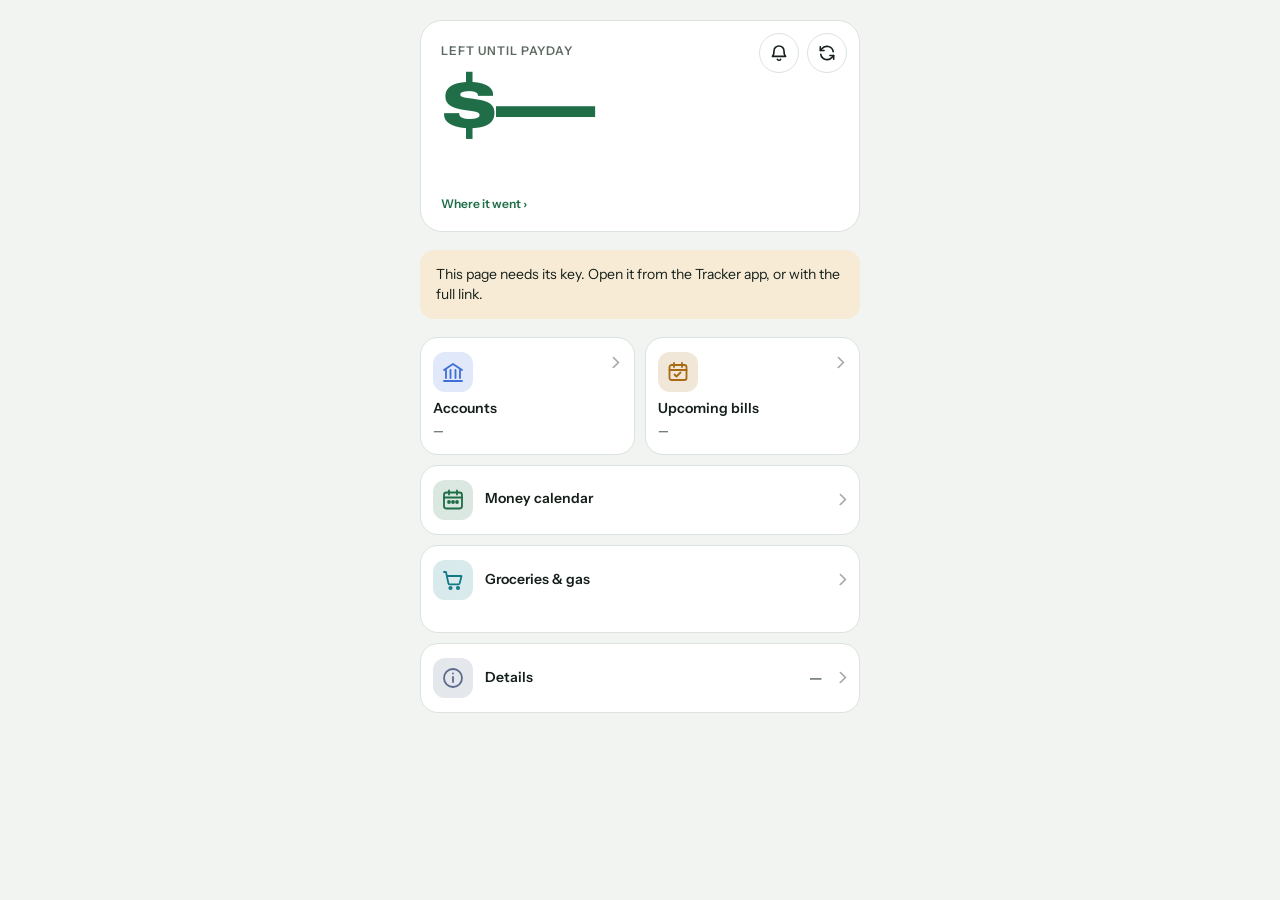
<file: docs/index.html>
<!doctype html>
<html lang="en">
<head>
<meta charset="utf-8">
<meta name="viewport" content="width=device-width,initial-scale=1,viewport-fit=cover">
<meta name="robots" content="noindex">
<meta name="color-scheme" content="light">
<meta name="theme-color" content="#F2F4F1">
<title>Wallet</title>
<link rel="preconnect" href="https://fonts.googleapis.com">
<link rel="stylesheet" href="https://fonts.googleapis.com/css2?family=Archivo:wdth,wght@100..125,500..800&family=Instrument+Sans:wght@400;500;600&display=swap">
<style>
:root{
  --bg:#F2F4F1; --surface:#FFFFFF; --line:#DCE2DD; --fg:#15201A; --muted:#5D6A62;
  --accent:#1F6E48; --accent-soft:#E2EFE7; --warn:#A86A12; --warn-soft:#F7EBD6; --bad:#B3261E; --bad-soft:#F8E1DF; --tent:#3E6FD8; --tent-soft:#E1E9FA; --purple:#7A4FC9; --pink:#C2387A; --teal:#127A86; --slate:#5B6B8C;
  --display:"Archivo","Helvetica Neue",Arial,sans-serif;
  --body:"Instrument Sans",system-ui,-apple-system,"Segoe UI",sans-serif;
}
/* Light only (his call, Nov 27): it reads better, so the page ignores the phone's dark mode. */
:root{color-scheme:light}
*{box-sizing:border-box}
html,body{background:var(--bg);color:var(--fg);margin:0}
body{font-family:var(--body);font-size:15px;line-height:1.45;padding:20px max(16px,env(safe-area-inset-right)) 40px max(16px,env(safe-area-inset-left))}
.wrap{max-width:440px;margin:0 auto;display:flex;flex-direction:column;gap:18px}
.hero{display:flex;flex-direction:column;gap:6px;padding:22px 20px 20px;border-radius:22px;background:var(--surface);border:1px solid var(--line)}
.eyebrow{font:600 12px var(--body);letter-spacing:.08em;text-transform:uppercase;color:var(--muted)}
.big{font-family:var(--display);font-variation-settings:"wdth" 118;font-weight:800;font-size:clamp(56px,19vw,84px);line-height:1;letter-spacing:-.02em;font-variant-numeric:tabular-nums;color:var(--accent)}
.big.warn{color:var(--warn)} .big.bad{color:var(--bad)}
.sub{font-size:15px}
.pill{align-self:flex-start;font:600 12px var(--body);padding:4px 10px;border-radius:999px;background:var(--accent-soft);color:var(--accent)}
.pill.warn{background:var(--warn-soft);color:var(--warn)} .pill.bad{background:var(--bad-soft);color:var(--bad)}
.setaside{font-size:13px;color:var(--muted)}
.bar{height:10px;border-radius:999px;background:var(--line);overflow:hidden;margin-top:8px}
.bar i{display:block;height:100%;background:var(--accent)}
.stats{display:grid;grid-template-columns:repeat(3,1fr);gap:10px}
.stat{display:flex;flex-direction:column;gap:2px;min-width:0}
.stat span{font-size:12px;color:var(--muted)}
.stat b{font-family:var(--display);font-weight:700;font-size:18px;font-variant-numeric:tabular-nums}
.meta{display:flex;justify-content:space-between;align-items:center;gap:10px;font-size:13px;color:var(--muted)}
button.link{font:600 13px var(--body);color:var(--accent);background:none;border:0;padding:6px 0;cursor:pointer}
.msg{padding:14px 16px;border-radius:14px;background:var(--warn-soft);font-size:14px}
.list{display:flex;flex-direction:column}
.row{display:grid;grid-template-columns:minmax(0,1fr) auto;gap:2px 12px;padding:10px 0;border-top:1px solid var(--line)}
.row:first-child{border-top:0}
.row .m{font-weight:600;min-width:0;overflow:hidden;text-overflow:ellipsis;white-space:nowrap}
.row .a{font-variant-numeric:tabular-nums;font-weight:600;text-align:right}
.row .a.in{color:var(--accent)}
.row .a.out{color:var(--bad)}
.row .d{font-size:12px;color:var(--muted)}
.note{font-size:12.5px;color:var(--muted)}
h2{font:600 12px var(--body);letter-spacing:.08em;text-transform:uppercase;color:var(--muted);margin:4px 0 0}
.skel{opacity:.45}
.card{display:flex;flex-direction:column;gap:10px;padding:18px 20px;border-radius:22px;background:var(--surface);border:1px solid var(--line)}
.ringrow{display:flex;align-items:center;gap:18px}
.ringrow svg{flex:none}
.legend{display:flex;flex-direction:column;gap:6px;font-size:14px;min-width:0}
.legend div{display:flex;align-items:center;gap:8px}
.legend i{width:10px;height:10px;border-radius:3px;flex:none}
.legend b{margin-left:auto;font-variant-numeric:tabular-nums;padding-left:8px}
.needs{display:flex;flex-direction:column;gap:12px}
.need .top{display:flex;justify-content:space-between;font-size:14px}
.need .top b{font-variant-numeric:tabular-nums}
.need .bar{margin-top:6px;height:8px}
.fundrow{display:flex;align-items:baseline;gap:10px;flex-wrap:wrap}
.fundrow b{font-family:var(--display);font-weight:800;font-size:34px;font-variant-numeric:tabular-nums}
.fundrow span{font-size:13px;color:var(--muted)}
#ring text{font-family:var(--display);font-weight:800;fill:var(--fg)}
.tools{position:absolute;top:12px;right:12px;display:flex;gap:8px}
#pull,#bell{position:relative;width:40px;height:40px;border-radius:50%;border:1px solid var(--line);background:var(--surface);color:var(--fg);-webkit-tap-highlight-color:transparent;display:grid;place-items:center;cursor:pointer}
#pull:active,#bell:active{background:var(--bg)}
#pull.spin{color:var(--accent);border-color:var(--accent);background:var(--accent-soft)}
#bell-n{position:absolute;top:-4px;right:-4px;min-width:18px;height:18px;padding:0 5px;box-sizing:border-box;border-radius:9px;background:var(--bad);color:#fff;font:700 11px/18px var(--body);font-style:normal;text-align:center;box-shadow:0 0 0 2px var(--surface)}
#home .hero>.eyebrow{padding-right:96px}
/* Notifications (his ask, Nov 28): what's waiting on him, one tap from each. */
.ntlist{display:flex;flex-direction:column}
.nt{display:grid;grid-template-columns:36px minmax(0,1fr) auto;align-items:center;gap:12px;width:100%;padding:12px 0;border:0;border-top:1px solid var(--line);background:none;text-align:left;font:inherit;color:var(--fg);cursor:pointer;-webkit-tap-highlight-color:transparent}
.nt:first-child{border-top:0}
.nt .ic{width:36px;height:36px;border-radius:11px;display:grid;place-items:center;background:color-mix(in srgb,var(--c) 14%,transparent);color:var(--c)}
.nt b{display:block;font-weight:700;font-size:15px;line-height:1.25}
.nt small{display:block;margin-top:2px;font-size:12.5px;line-height:1.35;color:var(--muted)}
.nt::after{content:"";width:7px;height:7px;border-top:2px solid var(--muted);border-right:2px solid var(--muted);transform:rotate(45deg);opacity:.55;margin-right:3px}
.nt:disabled{cursor:default}.nt:disabled::after{visibility:hidden}
.nt:active:not(:disabled){opacity:.6}
#pull.spin svg{animation:spin .9s linear infinite}
@keyframes spin{to{transform:rotate(360deg)}}
.paybar{display:flex;flex-direction:column;gap:8px;margin-top:12px;padding:0;background:none;border:0;color:inherit;font:inherit;text-align:left;cursor:pointer;-webkit-tap-highlight-color:transparent}
.track{position:relative;height:14px;border-radius:999px;background:var(--line)}
.track .fill{position:absolute;inset:0;border-radius:999px;overflow:hidden}
.track i{position:absolute;top:0;bottom:0;left:0;box-shadow:inset -2px 0 0 var(--surface)}
.track.tall{height:30px;border-radius:10px;margin-top:4px} .track.tall .fill{border-radius:10px}
.stripes{background:repeating-linear-gradient(135deg,var(--sc,var(--accent)) 0 3px,transparent 3px 7px)}
.big.tent{color:var(--accent);opacity:.7} .pill.tent{background:var(--accent-soft);color:var(--accent)}
.track .cap{position:absolute;top:-5px;bottom:-5px;width:2px;background:var(--fg);border-radius:2px}
.fbar{display:flex;height:12px;border-radius:6px;overflow:hidden;background:color-mix(in srgb,var(--fg) 10%,transparent);margin:10px 0 8px;gap:2px}
.fbar i{display:block;height:100%}
.fgrp{font:600 12px/1 var(--body);letter-spacing:.06em;text-transform:uppercase;color:var(--muted);padding:16px 0 4px}
/* Fund items with a picture; a delivered one is crossed off (his ask, Nov 28). */
.row.fi{grid-template-columns:48px minmax(0,1fr) auto;align-items:center;gap:2px 12px}
.row.fi .th{grid-row:1/3;width:48px;height:48px;border-radius:10px;background:#fff;border:1px solid var(--line);display:grid;place-items:center;overflow:hidden;color:var(--muted)}
.row.fi .th img{width:100%;height:100%;object-fit:contain;display:block}
.row.fi .m{white-space:normal;display:-webkit-box;-webkit-line-clamp:2;-webkit-box-orient:vertical;line-height:1.25}
.row.fi .d{grid-column:2/-1}
.row.fi.got .m{text-decoration:line-through;color:var(--muted)}
.row.fi.got .th{opacity:.7}
#fund-keys{margin-bottom:10px}
.keys{display:flex;flex-direction:column;gap:5px;font-size:13px;color:var(--muted)}
.keys span{display:flex;align-items:center;gap:7px;white-space:nowrap}
.keys span b{margin-left:auto}
.keys i,.legend i.stripes{width:10px;height:10px;border-radius:3px;flex:none}
.keys b{color:var(--fg);font-weight:600;font-variant-numeric:tabular-nums}
.paybar .more{font:600 12px var(--body);color:var(--accent)}
.legend small{color:var(--muted);font-size:12px;margin-left:6px;font-variant-numeric:tabular-nums}
.dayhead{display:flex;justify-content:space-between;font:600 12px var(--body);letter-spacing:.06em;text-transform:uppercase;color:var(--muted);padding:14px 0 2px}
.dayhead:first-child{padding-top:0}
.dayhead+.row{border-top:0}
.row .pb{grid-column:1/-1;justify-self:start;display:inline-flex;align-items:center;gap:6px;margin-top:4px;padding:3px 10px 3px 4px;border-radius:99px;
  font:600 12px var(--body);font-variant-numeric:tabular-nums;color:var(--accent);background:var(--accent-soft)}
.row .pb .ic{display:grid;place-items:center;width:18px;height:18px;border-radius:50%;background:var(--accent);color:var(--surface);font-size:11px;line-height:1}
.row .pb.due{color:var(--muted);background:none;border:1px dashed var(--line);padding-left:4px}
.row .pb.due .ic{background:var(--line);color:var(--fg)}
.row .m .dot{display:inline-block;width:9px;height:9px;border-radius:50%;margin-right:8px;vertical-align:1px}
#sp-ring text{font-family:var(--display);font-weight:800;fill:var(--fg)}
#sp-ring [data-key]{cursor:pointer;transition:opacity .15s}
.legend [data-key]{cursor:pointer;-webkit-tap-highlight-color:transparent;transition:opacity .15s;padding:3px 0}
.legend .item{animation:rowin .4s cubic-bezier(.22,1.2,.36,1) both}
.legend .grp{font:600 11px var(--body);letter-spacing:.08em;text-transform:uppercase;color:var(--muted);margin-top:8px}
.legend .grp:first-child{margin-top:0}
.ringwrap{display:flex;justify-content:center;padding:4px 0}
/* The home bar turning into the ring: the bar's colors crossfade into the ring's as it bends. */
.morph{position:fixed;z-index:25;pointer-events:none;overflow:hidden}
.morph i{position:absolute;inset:0;border-radius:inherit}
.morph i+i{-webkit-mask:radial-gradient(closest-side,transparent 66%,#000 67%,#000 93%,transparent 94%);mask:radial-gradient(closest-side,transparent 66%,#000 67%,#000 93%,transparent 94%)}
/* Category pop-up: springs out of the slice that was tapped; X or a tap outside closes it. */
.pop{position:fixed;inset:0;z-index:30;display:flex;align-items:center;justify-content:center;padding:20px 16px;background:rgba(0,0,0,.5);
  -webkit-backdrop-filter:blur(6px);backdrop-filter:blur(6px);animation:fadein .25s ease both}
.pop.out{animation:fadeout .2s ease both}
@keyframes fadein{from{opacity:0}} @keyframes fadeout{to{opacity:0}}
.pop-card{position:relative;width:100%;max-width:420px;max-height:78vh;display:flex;flex-direction:column;border-radius:26px;overflow:hidden;
  background:var(--surface);border:1px solid color-mix(in srgb,var(--c) 45%,var(--line));box-shadow:0 24px 60px rgba(0,0,0,.5)}
.pop-card.in{animation:popin .5s cubic-bezier(.34,1.56,.64,1) both}
.pop-card.out{animation:popout .2s cubic-bezier(.5,0,.75,0) both}
@keyframes popin{from{transform:scale(.12) rotate(-8deg);opacity:0}60%{opacity:1}}
@keyframes popout{to{transform:scale(.12);opacity:0}}
.pop-top{padding:22px 20px 16px;background:linear-gradient(150deg,color-mix(in srgb,var(--c) 38%,var(--surface)),var(--surface) 80%)}
.pop-top .eyebrow{display:flex;align-items:center;gap:8px;color:var(--c)}
.pop-top .eyebrow i{width:10px;height:10px;border-radius:3px;background:var(--c);animation:pulse 1.6s ease-in-out infinite}
@keyframes pulse{50%{transform:scale(1.5);opacity:.6}}
.pop-top .amt{font-family:var(--display);font-variation-settings:"wdth" 118;font-weight:800;font-size:48px;line-height:1.05;letter-spacing:-.02em;font-variant-numeric:tabular-nums;margin-top:6px}
.pop-top .sub{font-size:13px;color:var(--muted)}
.pop-x{position:absolute;top:12px;right:12px;width:36px;height:36px;border-radius:50%;border:0;display:grid;place-items:center;font-size:20px;line-height:1;
  background:color-mix(in srgb,var(--fg) 10%,transparent);color:var(--fg);cursor:pointer}
.pop-list{overflow-y:auto;padding:4px 20px 14px;overscroll-behavior:contain}
.pop-list .row{animation:rowin .4s cubic-bezier(.22,1.2,.36,1) both}
@keyframes rowin{from{opacity:0;transform:translateY(14px)}}
@media (prefers-reduced-motion:reduce){.pop,.pop-card.in,.pop-card.out,.pop-list .row,.pop-top .eyebrow i{animation:none}}
.tiles{display:grid;grid-template-columns:1fr 1fr;gap:10px}
.tile{display:flex;flex-direction:column;gap:4px;text-align:left;padding:14px 16px;border-radius:18px;background:var(--surface);border:1px solid var(--line);color:var(--fg);font:inherit;cursor:pointer}
.tile span{font-size:12px;color:var(--muted)} .tile b{font-family:var(--display);font-weight:700;font-size:20px;font-variant-numeric:tabular-nums}
.back{align-self:flex-start;font:600 14px var(--body);color:var(--accent);background:none;border:0;padding:4px 0;cursor:pointer}
.tentative{font:600 15px var(--body);color:var(--muted);font-variant-numeric:tabular-nums;margin-top:-2px}
.tentative b{color:var(--fg);font-weight:700}
.owed{margin-top:10px;border-top:1px dashed var(--line);padding-top:10px}
.owed summary{list-style:none;display:flex;align-items:center;gap:8px;cursor:pointer;font-size:14px;color:var(--muted)}
.owed summary::-webkit-details-marker{display:none}
.owed summary b{margin-left:auto;color:var(--fg);font-variant-numeric:tabular-nums;font-weight:600}
.owed summary i{font-style:normal;font-size:18px;line-height:1;transition:transform .2s}
.owed[open] summary i{transform:rotate(90deg)}
.owed .note{margin:6px 0 2px}
.owed .row .a{color:var(--muted)}
/* The charge menu drops in from the top so the keyboard and the app's buttons never cover it (Nov 21). */
.sheet{position:fixed;inset:0;z-index:20;background:rgba(0,0,0,.45);display:flex;align-items:flex-start;justify-content:center;padding:max(16px,env(safe-area-inset-top)) 16px 16px;overflow-y:auto}
.sheet .card{width:100%;max-width:440px;gap:12px;animation:up .35s cubic-bezier(.2,1.2,.4,1)}
@keyframes up{from{transform:translateY(-40px);opacity:0}}
.sheet .q{font-family:var(--display);font-weight:800;font-size:24px;line-height:1.15}
.sheet textarea{font:15px var(--body);color:var(--fg);background:var(--bg);border:1px solid var(--line);border-radius:12px;padding:10px 12px;resize:none;width:100%}
.sheet .share{display:flex;align-items:center;gap:6px;font-size:14px;color:var(--muted)}
.sheet .share span{margin-left:auto}
.sheet .share input{width:110px;font:600 16px var(--body);color:var(--fg);background:var(--bg);border:1px solid var(--line);border-radius:10px;padding:8px 10px;text-align:right}
.sheet .btns{display:flex;flex-direction:column;gap:8px;margin-top:4px}
.sheet .btns button{font:600 15px var(--body);padding:13px;border-radius:14px;border:1px solid var(--line);background:var(--surface);color:var(--fg);cursor:pointer}
.sheet .btns button.main{background:var(--accent);border-color:var(--accent);color:var(--bg)}
.sheet .btns button.main.minus{background:var(--bad);border-color:var(--bad)}
.menu .needs2 .mo{font-size:11px;letter-spacing:.06em;text-transform:uppercase}
/* Coins: + money rains up and in, − money spills out (his ask, Nov 23). */
.freed{display:block;width:100%;margin:10px 0 0;padding:12px 14px;border-radius:14px;border:1px dashed var(--line);background:var(--surface);color:var(--fg);font:500 14px/1.35 var(--body);text-align:left;cursor:pointer}
.sheet fieldset.rt{border:1px solid var(--line);border-radius:14px;padding:8px 12px 10px;margin:0;display:flex;flex-direction:column;gap:2px}
.sheet fieldset.rt legend{font:600 13px var(--body);color:var(--muted);padding:0 4px}
.sheet fieldset.rt label{display:flex;align-items:center;gap:10px;padding:8px 0;font:500 15px var(--body);cursor:pointer}
.sheet fieldset.rt input{width:18px;height:18px;accent-color:var(--accent)}
/* Money calendar (overhaul, Nov 26): amounts on each day, the current paycheck shaded,
   a month summary, a day panel and a coming-up list grouped by paycheck. */
.calhead{display:flex;align-items:center;justify-content:space-between;gap:8px}
.calhead .ttl{display:flex;flex-direction:column;align-items:center;gap:0;min-width:0}
.calhead .ttl b{font:800 19px/1.15 var(--display);font-variation-settings:"wdth" 112}
.calhead .ttl button{font:600 12px var(--body);color:var(--accent);background:none;border:0;padding:2px 6px;cursor:pointer}
.calhead>button{width:40px;height:40px;flex:none;border-radius:12px;border:1px solid var(--line);background:var(--surface);color:var(--fg);font:600 18px var(--body);cursor:pointer}
.calhead>button:disabled{opacity:.3;cursor:default}
.calsum{display:grid;grid-template-columns:repeat(3,minmax(0,1fr));gap:8px}
.calsum div{display:flex;flex-direction:column;gap:1px;padding:9px 10px;border-radius:12px;background:color-mix(in srgb,var(--fg) 4%,transparent);min-width:0}
.calsum span{font-size:11.5px;color:var(--muted);white-space:nowrap;overflow:hidden;text-overflow:ellipsis}
.calsum b{font:700 16px var(--display);font-variant-numeric:tabular-nums;white-space:nowrap}
.calsum .in b{color:var(--accent)} .calsum .out b{color:var(--bad)} .calsum .due b{color:var(--warn)}
.calgrid{display:grid;grid-template-columns:repeat(7,minmax(0,1fr));gap:3px}
.calgrid .dow{font:600 11px var(--body);letter-spacing:.06em;color:var(--muted);text-align:center;padding:4px 0}
.cday{position:relative;min-height:58px;border-radius:10px;border:0;background:none;color:var(--fg);display:flex;flex-direction:column;align-items:center;justify-content:flex-start;padding:5px 1px 4px;gap:1px;cursor:pointer;min-width:0;-webkit-tap-highlight-color:transparent;font-family:var(--body)}
.cday .n{display:grid;place-items:center;min-width:24px;height:24px;padding:0 4px;border-radius:999px;font:600 13.5px var(--body);font-variant-numeric:tabular-nums}
.cday .amt{font:700 10.5px/1.25 var(--body);font-variant-numeric:tabular-nums;letter-spacing:-.02em;white-space:nowrap}
.cday .amt.in{color:var(--accent)} .cday .amt.out{color:var(--bad)} .cday .amt.paid{color:var(--muted);font-weight:600}
.cday .dots{display:flex;gap:3px;margin-top:1px}
.cday .dots i{width:5px;height:5px;border-radius:50%}
.cday.cur{background:var(--accent-soft)}
.cday.past .amt,.cday.past .dots{opacity:.6}
.cday.past .n{color:var(--muted)}
.cday.out{opacity:.3}
.cday.today .n{background:var(--fg);color:var(--surface)}
.cday.pay .n{color:var(--accent);font-weight:800}
.cday.today.pay .n{background:var(--accent);color:var(--surface)}
.cday.sel{box-shadow:inset 0 0 0 2px var(--fg)}
.cday:focus-visible{outline:2px solid var(--accent);outline-offset:1px}
.calkey{display:flex;flex-wrap:wrap;gap:6px 14px;font-size:12px;color:var(--muted)}
.calkey span{display:inline-flex;align-items:center;gap:5px}.calkey i{width:8px;height:8px;border-radius:50%}
.calkey i.sq{width:12px;height:12px;border-radius:4px;background:var(--accent-soft);border:1px solid color-mix(in srgb,var(--accent) 35%,transparent)}
.calday-h{display:flex;justify-content:space-between;align-items:baseline;gap:10px}
.calday-h small{font-size:13px;color:var(--muted);white-space:nowrap}
.cev{display:grid;grid-template-columns:34px minmax(0,1fr) auto;gap:1px 12px;align-items:center;padding:11px 0;border-top:1px solid var(--line)}
.cev:first-child{border-top:0}
.cev .ic{grid-row:span 2;width:34px;height:34px;border-radius:11px;display:grid;place-items:center;color:var(--k);background:color-mix(in srgb,var(--k) 15%,transparent)}
.cev .m{font-weight:600;min-width:0;line-height:1.3}
.cev .a{font-weight:700;font-variant-numeric:tabular-nums;text-align:right}
.cev .a.in{color:var(--accent)} .cev .a.out{color:var(--bad)}
.cev .d{font-size:12.5px;color:var(--muted);min-width:0;display:flex;flex-wrap:wrap;align-items:center;gap:4px 8px}
.cev .st{grid-column:3;justify-self:end;font:600 11px var(--body);padding:2px 8px;border-radius:999px;white-space:nowrap}
.cev .st.ok{background:var(--accent-soft);color:var(--accent)} .cev .st.late{background:var(--warn-soft);color:var(--warn)}
.cev.done .m,.cev.done .a{color:var(--muted)}
.cev.sum{border-top:1px solid var(--fg)} .cev.sum .m,.cev.sum .a{font-weight:700}
.agrp{display:flex;justify-content:space-between;align-items:baseline;gap:10px;font:600 12px var(--body);letter-spacing:.06em;text-transform:uppercase;color:var(--muted);padding:16px 0 6px;border-bottom:1px solid var(--line)}
.agrp:first-child{padding-top:2px}
.agrp b{font-weight:600;letter-spacing:0;text-transform:none;font-variant-numeric:tabular-nums;color:var(--fg);white-space:nowrap}
.arow{display:grid;grid-template-columns:44px 10px minmax(0,1fr) auto;gap:10px;align-items:center;padding:9px 2px;border:0;border-bottom:1px solid var(--line);background:none;color:var(--fg);font:inherit;text-align:left;cursor:pointer;width:100%;-webkit-tap-highlight-color:transparent}
.arow:last-child{border-bottom:0}
.arow .dt{font:600 12px/1.15 var(--body);color:var(--muted);font-variant-numeric:tabular-nums}
.arow .dt b{display:block;font:700 15px var(--display);color:var(--fg)}
.arow i{width:8px;height:8px;border-radius:50%}
.arow .m{min-width:0;overflow:hidden;text-overflow:ellipsis;white-space:nowrap;font-weight:500}
.arow .a{font-weight:600;font-variant-numeric:tabular-nums}
.arow .a.in{color:var(--accent)} .arow .a.out{color:var(--bad)}
.arow.today .dt b{color:var(--accent)}
.toast{position:fixed;left:50%;bottom:calc(24px + env(safe-area-inset-bottom,0px));transform:translateX(-50%);z-index:45;background:var(--fg);color:var(--bg);font:600 15px var(--body);padding:12px 18px;border-radius:999px;box-shadow:0 6px 24px rgba(0,0,0,.25);animation:up .3s ease-out;white-space:nowrap}
.pb.note-sent{color:var(--muted);background:none;padding-left:0;white-space:normal}
.coins{position:fixed;inset:0;z-index:40;pointer-events:none;display:grid;place-items:center}
.coins .amt{font:800 56px/1 var(--display);background:var(--surface);border:1px solid var(--line);border-radius:24px;padding:14px 22px;animation:amt 1.9s cubic-bezier(.2,1.4,.4,1) forwards;text-shadow:0 2px 12px rgba(0,0,0,.25)}
.coins .amt.plus{color:var(--accent)}.coins .amt.minus{color:var(--bad)}
.coins .coin{position:absolute;left:50%;top:50%;width:30px;height:30px;margin:-15px;border-radius:50%;
  background:radial-gradient(circle at 35% 30%,#FFF3B0,#F2C230 45%,#B8860B);box-shadow:inset 0 -3px 0 rgba(0,0,0,.18);
  display:grid;place-items:center;font:800 15px/1 var(--body);color:#7A5A00;animation:var(--anim) 1.6s cubic-bezier(.3,.7,.4,1) var(--d) forwards;opacity:0}
@keyframes amt{0%{transform:scale(.3);opacity:0}25%{transform:scale(1.15);opacity:1}70%{transform:scale(1);opacity:1}100%{transform:translateY(-30px);opacity:0}}
@keyframes coinin{0%{transform:translate(var(--x),60vh) rotate(0);opacity:1}70%{opacity:1}100%{transform:translate(0,0) rotate(540deg) scale(.4);opacity:0}}
@keyframes coinout{0%{transform:translate(0,0) scale(.5);opacity:1}30%{transform:translate(calc(var(--x)*.5),-18vh) rotate(200deg) scale(1);opacity:1}100%{transform:translate(var(--x),70vh) rotate(720deg);opacity:0}}
@media (prefers-reduced-motion:reduce){.coins .coin{display:none}.coins .amt{animation:none}}
.sheet .btns button.later{border:0;background:none;color:var(--muted);padding:6px}
.sheet .btns a{display:block;text-align:center;text-decoration:none;font:600 15px var(--body);padding:13px;border-radius:14px;border:1px solid var(--line);background:var(--surface);color:var(--fg)}
.sheet .btns a.main{background:var(--accent);border-color:var(--accent);color:var(--bg)}
/* Set aside sheet (his ask, Nov 27): bank logos, balances and a tick instead of sentences. */
.bk{flex:none;width:28px;height:28px;border-radius:8px;display:inline-grid;place-items:center;background:var(--slate);color:#fff}
.bk svg{display:block;width:100%;height:100%}
.bk.chase{background:#117ACA}.bk.chase svg{width:62%;height:62%}
.bk.ally{background:#650360}
.bk.barclays,.bk.fnbo,.bk.fidelity,.bk.empower{background:#fff;box-shadow:inset 0 0 0 1px var(--line)}
.bk img{display:block;width:84%;height:84%}
.bk.barclays svg{width:90%;height:90%}
.bk.sm{width:18px;height:18px;border-radius:5px}
.row.acct{grid-template-columns:auto minmax(0,1fr) auto;align-items:center;gap:2px 10px}
.row.acct .d{grid-column:2/-1}
.row.acct .d.way{color:var(--tent)}
.mvbal{display:grid;grid-template-columns:repeat(auto-fit,minmax(86px,1fr));gap:8px}
.mvacct{display:grid;grid-template-columns:auto minmax(0,1fr);align-items:center;gap:5px 5px;min-width:0;padding:9px 8px 9px 9px;border-radius:12px;background:var(--bg)}
.mvacct small{font-size:11.5px;color:var(--muted);white-space:nowrap;overflow:hidden;text-overflow:ellipsis}
.mvacct b{grid-column:1/-1;font:800 16px var(--display);font-variant-numeric:tabular-nums}
.mvacct em{grid-column:1/-1;font-style:normal;font-weight:600;font-size:12px;font-variant-numeric:tabular-nums;color:var(--muted);margin-top:-2px}
.mvacct em.in{color:var(--accent)}
.mvacct em.out,.mv .why .neg{color:color-mix(in srgb,var(--bad) 72%,var(--muted))}
.mv .owe{font-size:13px;font-weight:600;color:var(--fg)}
.mv .why li.more{display:block}
.mv .why li.more>button{display:flex;justify-content:space-between;gap:10px;width:100%;padding:0;border:0;background:none;font:inherit;color:inherit;text-align:left;cursor:pointer}
.mv .why li.more>button span:first-child::after{content:"Details";margin-left:8px;font-size:11.5px;font-weight:600;color:var(--accent)}
.mv .why li.more.open>button span:first-child::after{content:"Hide"}
.mv .why li.more ul{list-style:none;margin:3px 0 4px;padding:0 0 0 9px;border-left:2px solid var(--line)}
.mv .why li.more:not(.open) ul{display:none}
.mv .why{list-style:none;margin:0;padding:0 0 0 9px;border-left:2px solid var(--line);font-size:12.5px;line-height:1.45;color:var(--muted)}
.mv .why li:has(span){display:flex;justify-content:space-between;gap:10px}
.mv .why li span:last-child{font-variant-numeric:tabular-nums;white-space:nowrap}
.mv .why li.tot{margin-top:4px;padding-top:4px;border-top:1px solid var(--line);font-weight:700;color:var(--fg)}
.mv .why li.note{display:block;font-style:italic}
.mvlist{display:flex;flex-direction:column;gap:12px}
/* Each bank is its own framed box, so its Open link clearly belongs to its transfers (his ask, Nov 28). */
.mvgrp{border:1px solid var(--line);border-radius:16px;overflow:hidden}
.mvgrp .mvbank{padding:4px 12px;background:var(--bg);border-bottom:1px solid var(--line)}
.mvgrp .mv{padding:11px 12px}
.mvgrp .mvbank+.mv{border-top:0}
.mvbank{display:flex;align-items:center;gap:8px;min-height:44px;text-decoration:none;color:var(--fg);font:700 14px var(--body);-webkit-tap-highlight-color:transparent}
.mvbank small{font-weight:500;font-size:12.5px;color:var(--muted)}
.mvbank em{margin-left:auto;font-style:normal;font-weight:600;font-size:13.5px;color:var(--accent)}
.mv{position:relative;display:grid;grid-template-columns:24px minmax(0,1fr) auto;align-items:center;gap:10px;padding:11px 0;border-top:1px solid var(--line);cursor:pointer;-webkit-tap-highlight-color:transparent}
.mv input{position:absolute;opacity:0;pointer-events:none}
.mv .ck{width:24px;height:24px;border-radius:50%;border:2px solid color-mix(in srgb,var(--muted) 45%,transparent);display:grid;place-items:center;transition:background .2s,border-color .2s,transform .25s var(--spring)}
.mv .ck::after{content:"";width:10px;height:5px;border-left:2.5px solid #fff;border-bottom:2.5px solid #fff;transform:translateY(-1px) rotate(-45deg);opacity:0;transition:opacity .15s}
.mv input:checked+.ck{background:var(--accent);border-color:var(--accent)}
.mv input:checked+.ck::after{opacity:1}
.mv:active .ck{transform:scale(.88)}
.mv input:focus-visible+.ck{outline:2px solid var(--accent);outline-offset:2px}
.mv .t{min-width:0;display:flex;flex-direction:column;gap:5px}
.mv .t b{font-weight:700;font-size:15px;line-height:1.25}
.mv .rt{display:flex;align-items:center;flex-wrap:wrap;gap:4px;font-size:12.5px;color:var(--muted)}
.mv .rt i{font-style:normal;font-weight:700;font-size:16px;line-height:1;color:var(--fg);margin:0 1px}
.mv .a{display:flex;flex-direction:column;align-items:flex-end;gap:4px}
.mv .a b{font:800 18px var(--display);font-variant-numeric:tabular-nums}
.mv .a small{font-size:12px;color:var(--muted);white-space:nowrap}
.mv.done{cursor:default}.mv.done .t,.mv.done .a{opacity:.5}.mv.done .a b{text-decoration:line-through}
@media (prefers-reduced-motion:reduce){.mv .ck,.mv .ck::after{transition:none}}
.tile.wide{grid-column:1/-1;flex-direction:row;align-items:center;gap:12px}
.tile.wide div{display:flex;flex-direction:column;gap:2px}
.tile.wide em{margin-left:auto;font-style:normal;font-size:13px;color:var(--muted);text-align:right}
.tile.wide em b{display:block;font-size:20px;color:var(--fg)}
.pcs{display:grid;grid-template-columns:repeat(4,minmax(0,1fr));gap:10px;align-items:end;height:150px;margin-top:8px}
.pcs .col{display:flex;flex-direction:column;align-items:center;justify-content:flex-end;height:100%;gap:4px;font-size:12px;color:var(--muted);text-align:center}
.pcs .col b{font-variant-numeric:tabular-nums;font-size:14px}
.pcs .col i{display:block;width:60%;max-width:48px;border-radius:6px 6px 0 0;min-height:3px}
.row .bar2{grid-column:1/-1;height:6px;border-radius:0 3px 3px 0;margin-top:4px}
.months{display:flex;gap:8px;overflow-x:auto;padding:2px 2px 6px;scrollbar-width:none;-webkit-overflow-scrolling:touch}
.months::-webkit-scrollbar{display:none}
.months button{flex:0 0 auto;padding:8px 14px;border-radius:99px;border:1px solid var(--line);background:var(--surface);color:inherit;font:inherit;font-size:14px;font-weight:600}
.months button[aria-selected="true"]{background:var(--fg);color:var(--surface);border-color:var(--fg)}
.months button .bn{margin-left:6px;font-size:11px;font-weight:700;color:var(--accent)}
.months button[aria-selected="true"] .bn{color:inherit;opacity:.8}
.grp{font-size:12px;font-weight:700;letter-spacing:.06em;text-transform:uppercase;color:var(--muted);padding:12px 0 2px}
.row.info .a{color:var(--muted);font-weight:500}
.row.paid .m,.row.paid .a{color:var(--muted);font-weight:500}
.row.paid .a{text-decoration:line-through}
.row.sum{border-top:1px solid var(--fg)}
.need.tap{cursor:pointer}
.row.tap{cursor:pointer;-webkit-tap-highlight-color:transparent}
.row.sum .m,.row.sum .a{font-weight:700}
.menu{display:grid;grid-template-columns:repeat(2,minmax(0,1fr));gap:10px}
.menu button{display:flex;flex-direction:column;align-items:flex-start;gap:6px;min-height:104px;padding:14px 12px;border-radius:18px;background:var(--surface);border:1px solid var(--line);color:var(--fg);font:inherit;text-align:left;cursor:pointer;-webkit-tap-highlight-color:transparent;transition:transform .12s}
.menu button:active{transform:scale(.96);background:var(--accent-soft)}
.menu .ic{--c:var(--accent);display:grid;place-items:center;width:40px;height:40px;border-radius:12px;background:color-mix(in srgb,var(--c) 16%,transparent);color:var(--c);margin-bottom:2px}
.menu [data-go=charges] .ic{--c:var(--bad)} .menu [data-go=accounts] .ic{--c:var(--tent)} .menu [data-go=bills] .ic{--c:var(--warn)}
.menu [data-go=needs] .ic{--c:var(--teal)} .menu [data-go=details] .ic{--c:var(--slate)} .menu [data-go=fund] .ic{--c:var(--pink)}
.menu .lb{font:600 14px/1.2 var(--body)}
#big{cursor:pointer;-webkit-tap-highlight-color:transparent}
.menu .span3{grid-column:1/-1;min-height:0;flex-direction:row;align-items:center;gap:12px}
.menu .span3 .ic{margin-bottom:0}
.menu .span3 b{margin:0 0 0 auto;font-size:15px}
.menu #t-move-tile .ic{--c:var(--warn)}
.menu #t-move-tile{border-color:var(--warn);animation:glow 2.4s ease-in-out infinite}
.menu #t-move-tile b{color:var(--warn)}
@keyframes glow{0%,100%{box-shadow:0 0 0 0 color-mix(in srgb,var(--warn) 0%,transparent)}50%{box-shadow:0 0 18px 2px color-mix(in srgb,var(--warn) 45%,transparent)}}
@media (prefers-reduced-motion:reduce){.menu #t-move-tile{animation:none}}
.menu .needs2{display:flex;flex-direction:column;gap:3px;margin-left:auto;min-width:0}
.menu .needs2 span{display:flex;justify-content:space-between;gap:8px;font-size:13px;color:var(--muted);font-variant-numeric:tabular-nums}
.menu .needs2 span.over b{color:var(--bad)}
.menu .needs2 b{font-weight:600;color:var(--fg);white-space:nowrap}
.menu .needs2{flex:1;max-width:240px}
.menu .needs2 .nbar{display:block;height:6px;border-radius:3px;background:color-mix(in srgb,var(--fg) 10%,transparent);overflow:hidden;margin:2px 0 6px}
.menu .needs2 .nbar i{display:block;height:100%;border-radius:3px;background:var(--accent)}
.menu .needs2 span.over+.nbar i{background:var(--bad)}
.menu .lb .mvfor{display:block;font:500 12px/1.3 var(--body);color:var(--muted);margin-top:2px}
.hub{display:grid;grid-template-columns:1fr 1fr;gap:10px}
.hub button{display:flex;flex-direction:column;align-items:flex-start;gap:2px;padding:12px 14px;border-radius:16px;background:var(--surface);border:1px solid var(--line);color:var(--fg);font:600 14px var(--body);text-align:left;cursor:pointer}
.hub button b{font-weight:600;font-size:12px;color:var(--muted);font-variant-numeric:tabular-nums}
.menu button b{margin-top:auto;font-weight:600;font-size:12px;color:var(--muted);font-variant-numeric:tabular-nums}
.top{display:flex;flex-direction:column;gap:2px}
.top h1{font-family:var(--display);font-weight:800;font-size:28px;line-height:1.1;margin:0}
.cardhead{display:flex;flex-direction:column;gap:6px}
[hidden]{display:none!important}
[data-view]{display:flex;flex-direction:column;gap:18px;min-width:0}
.card,.list{min-width:0}

/* ---- Motion (Nov 26): screen changes slide, things settle in, buttons give under a thumb. ---- */
:root{--spring:cubic-bezier(.34,1.4,.5,1);--glide:cubic-bezier(.2,.8,.2,1);--snap:cubic-bezier(.5,0,.75,0)}
::view-transition-old(root),::view-transition-new(root){animation-duration:.42s;animation-timing-function:var(--glide);animation-fill-mode:both}
html[data-nav=fwd]::view-transition-old(root){animation-name:vt-out-l}
html[data-nav=fwd]::view-transition-new(root){animation-name:vt-in-r}
html[data-nav=back]::view-transition-old(root){animation-name:vt-out-r}
html[data-nav=back]::view-transition-new(root){animation-name:vt-in-l}
@keyframes vt-in-r{from{transform:translateX(34%);opacity:0}}
@keyframes vt-in-l{from{transform:translateX(-22%);opacity:0}}
@keyframes vt-out-l{to{transform:translateX(-16%);opacity:0}}
@keyframes vt-out-r{to{transform:translateX(30%);opacity:0}}
.rise{animation:rise .55s var(--glide) both;animation-delay:var(--d,0ms)}
@keyframes rise{from{opacity:0;transform:translateY(16px) scale(.985)}}
.skel{animation:skel 1.1s ease-in-out infinite}
@keyframes skel{50%{opacity:.18}}
button,.tile,.menu button,.arow,.cday,.paybar,.freed{transition:transform .18s var(--spring),background-color .2s,box-shadow .2s,opacity .2s}
button:active:not(:disabled),.freed:active{transform:scale(.96)}
.menu button:active{transform:scale(.95)}
.cday:active{transform:scale(.9)}
.arow:active{transform:scale(.985);background:color-mix(in srgb,var(--fg) 4%,transparent)}
.cday.sel.pick{animation:pick .42s var(--spring)}
@keyframes pick{0%{transform:scale(.82)}}
.cday.today .n{animation:todayring 2.8s ease-out 1s 2}
@keyframes todayring{0%{box-shadow:0 0 0 0 color-mix(in srgb,var(--accent) 55%,transparent)}70%,100%{box-shadow:0 0 0 9px color-mix(in srgb,var(--accent) 0%,transparent)}}
.sheet{animation:sheetbg .3s ease both;-webkit-backdrop-filter:blur(4px);backdrop-filter:blur(4px)}
@keyframes sheetbg{from{background:rgba(0,0,0,0);-webkit-backdrop-filter:blur(0);backdrop-filter:blur(0)}}
.sheet .card{animation:sheetin .5s var(--spring) both;box-shadow:0 22px 60px rgba(0,0,0,.35)}
@keyframes sheetin{from{transform:translateY(-28px) scale(.94);opacity:0}}
.sheet .card>*{animation:rise .5s var(--glide) both}
.sheet .card>:nth-child(2){animation-delay:40ms}.sheet .card>:nth-child(3){animation-delay:80ms}.sheet .card>:nth-child(4){animation-delay:120ms}.sheet .card>:nth-child(n+5){animation-delay:160ms}
.toast{animation:toastin .45s var(--spring) both}
@keyframes toastin{from{transform:translate(-50%,28px) scale(.9);opacity:0}}
.owed[open] .list>*,.owed[open] .note{animation:rise .4s var(--glide) both}
.big{transition:color .4s}
.menu #t-move-tile .ic svg{animation:nudge 2.4s ease-in-out infinite}
@keyframes nudge{0%,60%,100%{transform:none}70%{transform:translateX(3px)}80%{transform:translateX(-2px)}}
#pull svg{transition:transform .3s var(--spring)} #pull:active svg{transform:rotate(-40deg)}
@media (prefers-reduced-motion:reduce){
  ::view-transition-old(root),::view-transition-new(root){animation:none}
  .rise,.skel,.cday.sel.pick,.cday.today .n,.sheet,.sheet .card,.sheet .card>*,.toast,.owed[open] .list>*,.owed[open] .note,.menu #t-move-tile .ic svg{animation:none}
  button,.tile,.menu button,.arow,.cday,.paybar,.freed{transition:none}
}
/* ---- Interface pass (Nov 26): a top bar that stays put, one menu pattern, calmer lists, easier popups. ---- */
:focus-visible{outline:2px solid var(--accent);outline-offset:2px}
.sheet textarea:focus-visible,.sheet .share input:focus-visible{outline:0;border-color:var(--accent);box-shadow:0 0 0 3px var(--accent-soft)}
h1,.sheet .q{text-wrap:balance}
.note{font-size:13px;text-wrap:pretty}
.row .d{font-size:12.5px}
/* Top bar on every screen but home: back is always under the thumb, the title shows once the big one scrolls away. */
#appbar{position:fixed;top:0;left:0;right:0;z-index:15;padding:env(safe-area-inset-top,0px) max(16px,env(safe-area-inset-right)) 0 max(16px,env(safe-area-inset-left));
  background:color-mix(in srgb,var(--bg) 80%,transparent);-webkit-backdrop-filter:blur(14px) saturate(1.4);backdrop-filter:blur(14px) saturate(1.4);
  border-bottom:1px solid transparent;transition:border-color .25s;view-transition-name:appbar}
#appbar.scrolled{border-bottom-color:var(--line)}
#appbar .in{position:relative;max-width:440px;height:52px;margin:0 auto;display:flex;align-items:center}
#ab-back{justify-self:start;display:inline-flex;align-items:center;gap:2px;min-height:44px;margin-left:-8px;padding:0 12px 0 4px;border:0;border-radius:12px;background:none;color:var(--accent);font:600 15px var(--body);cursor:pointer;max-width:75%;-webkit-tap-highlight-color:transparent}
#ab-back span{overflow:hidden;text-overflow:ellipsis;white-space:nowrap}
#ab-back:active{background:var(--accent-soft)}
#appbar.scrolled #ab-back{max-width:32%}
#ab-title{position:absolute;left:50%;top:4px;max-width:44%;overflow:hidden;text-overflow:ellipsis;min-height:44px;padding:0 6px;border:0;background:none;color:var(--fg);font:700 16px var(--display);white-space:nowrap;cursor:pointer;opacity:0;transform:translate(-50%,6px);transition:opacity .22s,transform .3s var(--glide);pointer-events:none}
#appbar.scrolled #ab-title{opacity:1;transform:translate(-50%,0);pointer-events:auto}
[data-view]:not(#home){padding-top:calc(38px + env(safe-area-inset-top,0px))}
/* Home menu: every item says it opens something, and groceries & gas gets room for its two bars. */
.menu button{position:relative}
.menu button::after,.hub button::after{content:"";flex:none;width:7px;height:7px;border-top:2px solid var(--muted);border-right:2px solid var(--muted);transform:rotate(45deg);opacity:.55;border-radius:1px}
.menu button:not(.span3)::after,.hub button::after{position:absolute;top:20px;right:16px}
.menu .span3 .lb{margin-right:auto}
.menu .span3 b{margin:0}
.menu .span3::after{margin:0 2px 0 2px}
.hub button{position:relative;padding-right:32px;min-height:56px;justify-content:center}
.hub button::after{top:50%;margin-top:-4px}
.menu #go-needs{flex-wrap:wrap;row-gap:12px}
.menu #go-needs::after{order:2}
.menu #go-needs .needs2{order:3;flex:1 1 100%;max-width:none;margin:0;display:grid;grid-auto-flow:column;grid-template-rows:auto auto;grid-auto-columns:minmax(0,1fr);gap:6px 14px}
.menu #go-needs .needs2 span{flex-direction:column;justify-content:flex-start;gap:0;font-size:12px}
.menu #go-needs .needs2 b{font-size:14px}
.menu #go-needs .needs2 .nbar{margin:0}
/* Lists: red is for trouble, not for every purchase. Rows you can tap press in. */
.row .a.out{color:var(--fg)}
.row.tap,.need.tap{position:relative}
.row.tap::before,.need.tap::before{content:"";position:absolute;inset:0 -10px;border-radius:12px;background:var(--fg);opacity:0;transition:opacity .18s;pointer-events:none}
.row.tap:active::before,.need.tap:active::before{opacity:.07}
.dayhead span+span{font-variant-numeric:tabular-nums;letter-spacing:.02em}
.months{-webkit-mask-image:linear-gradient(90deg,#000 calc(100% - 32px),transparent);mask-image:linear-gradient(90deg,#000 calc(100% - 32px),transparent);padding-right:28px;scroll-snap-type:x proximity}
.months button{min-height:40px;scroll-snap-align:start;cursor:pointer}
button.link{min-height:44px}
.calhead .ttl button{min-height:32px}
/* Popups: the page behind holds still, and there's always one clear main button. */
html:has(.sheet:not([hidden])),html:has(.pop){overflow:hidden}
.sheet{overscroll-behavior:contain}
.pop-x{width:44px;height:44px;top:8px;right:8px}
.msg.info{background:var(--accent-soft)}
::view-transition-old(appbar),::view-transition-new(appbar){animation-duration:.25s}
@media (prefers-reduced-motion:reduce){#ab-title,.row.tap::before,.need.tap::before{transition:none}::view-transition-old(appbar),::view-transition-new(appbar){animation:none}}
</style>
</head>
<body>
<div id="appbar" hidden><div class="in"><button id="ab-back" aria-label="Back"><svg viewBox="0 0 24 24" width="22" height="22" fill="none" stroke="currentColor" stroke-width="2.2" stroke-linecap="round" stroke-linejoin="round" aria-hidden="true"><path d="M15 5l-7 7 7 7"/></svg><span id="ab-back-l">Money</span></button><button id="ab-title" aria-label="Back to the top"></button></div></div>
<div class="wrap">
  <div data-view="" id="home">
  <section class="hero" aria-live="polite" style="position:relative">
    <div class="tools"><button id="bell" aria-label="Notifications"><svg viewBox="0 0 24 24" width="20" height="20" fill="none" stroke="currentColor" stroke-width="1.9" stroke-linecap="round" stroke-linejoin="round" aria-hidden="true"><path d="M6 9.5a6 6 0 0 1 12 0c0 5 2 6.5 2 6.5H4s2-1.5 2-6.5z"/><path d="M10 19.5a2.2 2.2 0 0 0 4 0"/></svg><i id="bell-n" hidden></i></button><button id="pull" aria-label="Check the banks for new charges"><svg viewBox="0 0 24 24" width="20" height="20" fill="none" stroke="currentColor" stroke-width="1.9" stroke-linecap="round" stroke-linejoin="round" aria-hidden="true"><path d="M19.5 10.5A7.8 7.8 0 0 0 5.6 7.2L4 9"/><path d="M4 4.5V9h4.5"/><path d="M4.5 13.5a7.8 7.8 0 0 0 13.9 3.3L20 15"/><path d="M20 19.5V15h-4.5"/></svg></button></div>
    <div class="eyebrow" id="eyebrow">Left until payday</div>
    <div class="big skel" id="big">$—</div>
    <div class="tentative" id="tentative" hidden></div>
    <span class="pill" id="pill" hidden></span>
    <button class="paybar" id="paybar" aria-label="Where this paycheck went">
      <div class="track"><div class="fill" id="bar-fill"></div><b class="cap" id="bar-cap" hidden></b></div>
      <div class="keys" id="bar-keys"></div>
      <span class="more">Where it went ›</span>
    </button>
    <details class="owed" id="owed" hidden>
      <summary><span>Owed to you</span><b id="owed-total">—</b><i aria-hidden="true">›</i></summary>
      <div class="note" id="owed-sub"></div>
      <div class="list" id="owed-list"></div>
    </details>
  </section>
  <button class="freed" id="freed" hidden></button>
  <div class="msg" id="msg" role="status" hidden></div>
  <nav class="menu" aria-label="Sections">
    <button id="t-move-tile" class="span3" hidden><span class="ic"><svg viewBox="0 0 24 24" width="24" height="24" fill="none" stroke="currentColor" stroke-width="1.8" stroke-linecap="round" stroke-linejoin="round" aria-hidden="true"><path d="M4 8h13l-3-3M20 16H7l3 3"/></svg></span><span class="lb">Set aside<small class="mvfor" id="t-move-for"></small></span><b id="t-move">—</b></button>
    <button data-go="accounts" id="go-acct"><span class="ic"><svg viewBox="0 0 24 24" width="24" height="24" fill="none" stroke="currentColor" stroke-width="1.8" stroke-linecap="round" stroke-linejoin="round" aria-hidden="true"><path d="M3 10l9-6 9 6"/><path d="M5 10v8M9.5 10v8M14.5 10v8M19 10v8"/><path d="M3 21h18"/></svg></span><span class="lb">Accounts</span><b id="t-acct">—</b></button>
    <button data-go="bills" id="t-bills-tile"><span class="ic"><svg viewBox="0 0 24 24" width="24" height="24" fill="none" stroke="currentColor" stroke-width="1.8" stroke-linecap="round" stroke-linejoin="round" aria-hidden="true"><rect x="3.5" y="5" width="17" height="15" rx="2"/><path d="M3.5 10h17M8 3v4M16 3v4"/><path d="M8.5 14.5l2 2 4-4"/></svg></span><span class="lb">Upcoming bills</span><b id="t-bills">—</b></button>
    <button data-go="calendar" id="go-cal" class="span3"><span class="ic" style="--c:var(--accent)"><svg viewBox="0 0 24 24" width="24" height="24" fill="none" stroke="currentColor" stroke-width="1.8" stroke-linecap="round" stroke-linejoin="round" aria-hidden="true"><rect x="3" y="4.5" width="18" height="16" rx="2.5"/><path d="M3 9.5h18M8 2.5v4M16 2.5v4"/><circle cx="8" cy="14" r="1"/><circle cx="12" cy="14" r="1"/><circle cx="16" cy="14" r="1"/></svg></span><span class="lb">Money calendar<small class="mvfor" id="t-cal-next"></small></span></button>
    <button data-go="needs" id="go-needs" class="span3"><span class="ic"><svg viewBox="0 0 24 24" width="24" height="24" fill="none" stroke="currentColor" stroke-width="1.8" stroke-linecap="round" stroke-linejoin="round" aria-hidden="true"><path d="M3 4h2l2.4 11.2a1.5 1.5 0 0 0 1.5 1.2h8.3a1.5 1.5 0 0 0 1.5-1.1L20.5 8H6.2"/><circle cx="9.5" cy="20" r="1.2"/><circle cx="17" cy="20" r="1.2"/></svg></span><span class="lb">Groceries &amp; gas</span><div class="needs2" id="t-needs"></div></button>
    <button data-go="fund" id="go-fund" class="span3" hidden><span class="ic" style="--c:var(--purple)"><svg viewBox="0 0 24 24" width="24" height="24" fill="none" stroke="currentColor" stroke-width="1.8" stroke-linecap="round" stroke-linejoin="round" aria-hidden="true"><path d="M20 12v8a1 1 0 0 1-1 1H5a1 1 0 0 1-1-1v-8M2 7h20v5H2zM12 21V7M12 7H8a2.5 2.5 0 1 1 0-5c3 0 4 5 4 5zM12 7h4a2.5 2.5 0 1 0 0-5c-3 0-4 5-4 5z"/></svg></span><span class="lb">Black Friday Fund</span><b id="t-fund">—</b></button>
    <button data-go="details" class="span3"><span class="ic"><svg viewBox="0 0 24 24" width="24" height="24" fill="none" stroke="currentColor" stroke-width="1.8" stroke-linecap="round" stroke-linejoin="round" aria-hidden="true"><circle cx="12" cy="12" r="9"/><path d="M12 11v5"/><path d="M12 7.5v.01"/></svg></span><span class="lb">Details</span><b id="t-today">—</b></button>
  </nav>
  <div class="meta"><span id="updated"></span></div>
  </div>

  <div data-view="budget" hidden>
    <header class="top"><h1>Monthly budget</h1></header>
    <div class="months" id="bud-months" role="tablist" aria-label="Month"></div>
    <section class="card" id="bud-card"></section>
    <p class="note">Every bill gets its share each month. Most months have two paychecks; the two with a third are the bonus. Spending money is $PER a paycheck. This month shows what's actually gone out so far.</p>
  </div>

  <div data-view="paychecks" hidden>
    <header class="top"><h1>By paycheck</h1></header>
    <section class="card" id="pc-sum"></section>
    <div id="pc-list" style="display:flex;flex-direction:column;gap:18px"></div>
    <p class="note">Each paycheck's money in and out. The last month is what actually happened, with pending charges counted as spent; the rest is the plan. Black Friday buys aren't here because the fund paid for them.</p>
  </div>

  <div data-view="calendar" hidden>
    <header class="top"><h1>Money calendar</h1></header>
    <section class="card" id="cal-card">
      <div class="calhead"><button id="cal-prev" aria-label="Previous month">‹</button><div class="ttl"><b id="cal-month"></b><button id="cal-today" hidden>Back to today</button></div><button id="cal-next" aria-label="Next month">›</button></div>
      <div class="calsum" id="cal-sum"></div>
      <div class="calgrid" id="cal-grid"></div>
      <div class="calkey"><span><i class="sq"></i><em id="cal-curkey" style="font-style:normal">This paycheck</em></span><span><i style="background:var(--accent)"></i>Payday</span><span><i style="background:var(--bad)"></i>Bill</span><span><i style="background:var(--slate)"></i>Move money</span><span><i style="background:var(--pink)"></i>Drive</span></div>
    </section>
    <section class="card"><div class="calday-h"><div class="eyebrow" id="cal-dayname"></div><small id="cal-dayrel"></small></div><div class="list" id="cal-day"></div></section>
    <section class="card" id="cal-upcard"><div class="eyebrow">Coming up</div><div class="list" id="cal-agenda"></div></section>
    <p class="note">Amounts on a day are paychecks in (green) and bills out (red). Money moves and drives show as dots; tap a day for the details. A bill turns grey once it shows up at your bank.</p>
  </div>
  <div data-view="bills" hidden>
    <header class="top"><h1>Upcoming bills</h1></header>
    <section class="card" id="bills-now"></section>
    <section class="card" id="bills-next"></section>
    <section class="card" id="bills-later" hidden></section>
    <p class="note">Cards count everything you've bought, posted or not, plus tips not added yet. A bill is crossed off when it shows up at your bank.</p>
  </div>

  <div data-view="spent" hidden>
    <header class="top"><h1>Where it went</h1></header>
    <p class="note" id="sp-range"></p>
    <div class="hub"><button data-go="budget" id="go-budget" hidden>Monthly budget<b id="t-budget">—</b></button><button data-go="paychecks" id="go-pc" hidden>By paycheck<b id="t-pc">—</b></button></div>
    <section class="card">
      <h2>This paycheck</h2>
      <p class="note">Tap a slice or a line to see what's in it.</p>
      <div class="ringwrap"><svg id="sp-ring" viewBox="0 0 120 120" width="230" height="230" aria-hidden="true"></svg></div>
      <div class="legend" id="sp-cats"></div>
      <div class="list" id="sp-back"></div>
    </section>
    <section class="card">
      <h2>Every charge this paycheck</h2>
      <p class="note">Tap a charge to split it, mark it yours, or tell Claude about it.</p>
      <div class="list" id="sp-list"></div>
    </section>
  </div>

  <div data-view="charges" hidden>
    <header class="top"><h1>Recent charges</h1></header>
    <p class="note">Tap a charge to split it, mark it yours, or tell Claude about it.</p>
    <section class="card"><div class="list" id="list"></div></section>
  </div>

  <div data-view="needs" hidden>
    <header class="top"><h1>Groceries &amp; gas</h1></header>
    <section class="card" id="needs-card" hidden>
      <div class="ringrow">
        <svg id="ring" viewBox="0 0 120 120" width="132" height="132" aria-hidden="true"></svg>
        <div class="legend" id="legend"></div>
      </div>
      <div class="needs" id="needs"></div>
    </section>
  </div>

  <div data-view="fund" hidden>
    <header class="top"><h1>Black Friday Fund</h1></header>
    <section class="card" id="fund-card" hidden>
      <div class="fundrow"><b id="fund-left">—</b><span id="fund-sub"></span></div>
      <div class="fbar" id="fund-bar" role="img"></div>
      <div class="keys" id="fund-keys"></div>
      <div class="setaside" id="fund-items"></div>
    </section>
  </div>

  <div data-view="accounts" hidden>
    <header class="top"><h1>Accounts</h1></header>
    <section class="card" id="acct-card" hidden>
      <div class="list" id="accts"></div>
    </section>
    <section class="card">
      <h2>Your transfers, last 3 weeks</h2>
      <div class="list" id="moves"></div>
    </section>
  </div>

  <div data-view="details" hidden>
    <header class="top"><h1>Details</h1></header>
    <section class="card">
      <div class="sub" id="sub">Loading…</div>
      <div class="setaside" id="setaside" hidden></div>
      <div class="stats">
        <div class="stat"><span>Today</span><b id="s-today">—</b></div>
        <div class="stat"><span>Last 3 days</span><b id="s-3d">—</b></div>
        <div class="stat"><span>Tips not posted yet</span><b id="s-tip">—</b></div>
      </div>
    </section>
    <p class="note">Pending restaurant, bar and salon charges of $30+ get a 20% tip estimate until they post; counter service and groceries never do. Bills, rent, loans, subscriptions, parking, card payments and transfers never count. Paybacks go back in. Leftover from last paycheck rolls in; an overspend comes out.</p>
    <p class="note">Numbers come from your banks through Plaid. Tap the round arrow or pull down to have the banks checked right now.</p>
    <div class="meta"><span></span><button class="link" id="gh-link" hidden>Connect this browser</button><button class="link" id="refresh">Reload page</button></div>
  </div>
</div>
<div class="sheet" id="sheet" hidden><section class="card">
  <div class="eyebrow" id="ask-count">Quick question</div>
  <div class="q" id="ask-q"></div>
  <div class="note" id="ask-why"></div>
  <label class="share">Their share <span>$</span><input id="ask-share" type="number" inputmode="decimal" step="0.01" min="0"></label>
  <textarea id="ask-note" rows="2" placeholder="Anything else? (optional, goes to Claude)"></textarea>
  <div class="btns"><button class="main" id="ask-split">Split in half</button><button id="ask-solo">Just me</button><button id="ask-save" hidden>Just save the note</button><button class="later" id="ask-later">Ask me later</button></div>
</section></div>
<div class="sheet" id="mv-sheet" hidden><section class="card">
  <div class="eyebrow" id="mv-count">Set aside for bills</div>
  <div class="q" id="mv-q"></div>
  <div class="mvbal" id="mv-bal"></div>
  <div class="mvlist" id="mv-list"></div>
  <div class="btns"><button id="mv-later">Later</button></div>
</section></div>
<div class="sheet" id="nd-sheet" hidden><section class="card">
  <div class="eyebrow" id="nd-eyebrow">Groceries &amp; gas</div>
  <div class="q" id="nd-q"></div>
  <div class="note" id="nd-why"></div>
  <div class="btns"><button class="main" id="nd-yes"></button><button id="nd-no"></button></div>
</section></div>
<div class="sheet" id="rt-sheet" hidden><section class="card">
  <div class="eyebrow" id="rt-eyebrow"></div>
  <div class="q" id="rt-q"></div>
  <div class="note" id="rt-why"></div>
  <fieldset class="rt" id="rt-future"><legend>Each paycheck's <b id="rt-amt"></b> goes to</legend></fieldset>
  <fieldset class="rt" id="rt-left" hidden><legend>The <b id="rt-leftamt"></b> left in it goes to</legend></fieldset>
  <textarea id="rt-note" rows="2" placeholder="Message to Claude (optional)"></textarea>
  <div class="btns"><button class="main" id="rt-save">Save</button><button class="later" id="rt-later">Decide later</button></div>
</section></div>
<div class="sheet" id="os-sheet" hidden><section class="card">
  <div class="eyebrow">Payday · overspend to cover</div>
  <div class="q" id="os-q"></div>
  <div class="note" id="os-why"></div>
  <div class="list" id="os-list"></div>
  <div class="btns"><button class="main minus" id="os-ok">Got it</button></div>
</section></div>
<div class="coins" id="coins" hidden aria-live="polite"></div>
<div class="sheet" id="nt-sheet" hidden><section class="card">
  <div class="eyebrow">Notifications</div>
  <div class="q" id="nt-q"></div>
  <div class="ntlist" id="nt-list"></div>
  <div class="btns"><button id="nt-close">Close</button></div>
</section></div>
<div class="toast" id="toast" role="status" hidden></div>
<span id="ask" hidden></span>
<script>
(function(){
  const $=id=>document.getElementById(id);
  const money=n=>(n<0?"−$":"$")+Math.round(Math.abs(n)).toLocaleString("en-US");
  const day=s=>{const [y,m,d]=s.split("-").map(Number);return new Date(y,m-1,d)};
  const fmt=s=>day(s).toLocaleDateString("en-US",{month:"short",day:"numeric"});

  // The key lives only in the link's #fragment (never sent to the server) and on this device.
  let key=(location.hash.match(/k=([A-Za-z0-9_-]+)/)||[])[1];
  try{ if(key) localStorage.setItem("wallet.k",key); else key=localStorage.getItem("wallet.k"); }catch(e){}
  if(location.hash) history.replaceState(null,"",location.pathname);

  const msg=t=>{const m=$("msg");m.textContent=t;m.hidden=!t;m.classList.toggle("info",!/Couldn|doesn't match|needs its key/.test(t))};
  const b64=s=>Uint8Array.from(atob(s.replace(/-/g,"+").replace(/_/g,"/")),c=>c.charCodeAt(0));

  async function load(){
    if(!key){msg("This page needs its key. Open it from the Tracker app, or with the full link.");$("big").classList.remove("skel");return}
    try{
      const r=await fetch("wallet.enc?t="+Date.now(),{cache:"no-store"});
      if(!r.ok) throw new Error("HTTP "+r.status);
      const blob=b64((await r.text()).trim());
      const k=await crypto.subtle.importKey("raw",b64(key),"AES-GCM",false,["decrypt"]);
      const plain=await crypto.subtle.decrypt({name:"AES-GCM",iv:blob.slice(0,12)},k,blob.slice(12));
      const w=JSON.parse(new TextDecoder().decode(plain));render(w);msg("");
      autoPull(w);
    }catch(e){msg(e.name==="OperationError"?"The key doesn't match. Open the page from the Tracker app.":"Couldn't load the numbers. Tap Refresh to try again.")}
    finally{$("big").classList.remove("skel")}
  }

  // The big number runs up to its value (from the last one shown, or from zero on open).
  function countTo(node,to){
    const from=node._v==null?0:node._v;node._v=to;cancelAnimationFrame(node._raf);
    if(calm||Math.abs(to-from)<1){node.textContent=money(to);return}
    const t0=performance.now(), dur=Math.min(1100,450+Math.abs(to-from)/3);
    const step=t=>{const k=Math.min((t-t0)/dur,1), e=1-Math.pow(1-k,4);node.textContent=money(from+(to-from)*e);if(k<1)node._raf=requestAnimationFrame(step)};
    node._raf=requestAnimationFrame(step)}
  // First open: the hero and the menu tiles settle in, and the bars fill from the left.
  function entrance(){
    if(calm||shown)return;
    document.querySelector("#home .hero").classList.add("rise");
    document.querySelectorAll("#home .menu>button:not([hidden])").forEach((b,i)=>{b.style.setProperty("--d",120+i*45+"ms");b.classList.add("rise")});
    $("bar-fill").animate([{clipPath:"inset(0 100% 0 0 round 999px)"},{clipPath:"inset(0 0 0 0 round 999px)"}],{duration:900,delay:220,easing:"cubic-bezier(.2,.8,.2,1)",fill:"backwards"});
    document.querySelectorAll("#t-needs .nbar i").forEach((f,i)=>{f.style.transformOrigin="left";
      f.animate([{transform:"scaleX(0)"},{transform:"none"}],{duration:700,delay:450+i*80,easing:"cubic-bezier(.2,.8,.2,1)",fill:"backwards"})})}
  let last=null;
  function render(w){last=w;
    // The big number counts money people owe him (tentative). The confirmed figure
    // sits under it, and the owed part shows on the bar as green stripes until it lands.
    const cap=w.allowance, owed=(w.owed&&w.owed.total)||0, real=w.left, left=real+owed;
    let tone="",pill="";
    if(left<0){tone="bad";pill="Over until payday by "+money(-left)}
    else if(real<0){tone="tent"}
    else if(left<cap*0.1){tone="warn";pill="Running low"}
    countTo($("big"),Math.max(left,0));$("big").className="big "+tone;
    $("eyebrow").textContent=left<0?"Out of spending money":"Left until payday";
    const d=w.days_to_payday, next=day(w.next_payday).toLocaleDateString("en-US",{weekday:"short",month:"short",day:"numeric"});
    $("sub").textContent=`${money(w.spent-w.paid_back)} of ${money(cap)} spent since payday. Next check ${next}, ${d} day${d===1?"":"s"} away.`;
    const parts=[];
    if(Math.round(w.rolled_over))parts.push(w.rolled_over>0?`${money(w.rolled_over)} left over from your last paycheck added in.`:`${money(-w.rolled_over)} overspent last paycheck taken out (tap to see what).`);
    if(w.set_aside)parts.push(`${money(w.set_aside)} already set aside ${w.set_aside_label}.`);
    if(w.moved_in)parts.push(`${money(w.moved_in)} taken out ${w.moved_in_label}.`);
    if(w.paid_back)parts.push(`${money(w.paid_back)} paid back to you added in.`);
    if(w.extra_in)parts.push(`${money(w.extra_in)} of this paycheck's extra savings added in.`);
    if(w.fund_back)parts.push(w.fund_back>0?`${money(w.fund_back)} left in the Black Friday Fund added back in.`:`${money(-w.fund_back)} the Black Friday Fund went over taken out.`);

    $("setaside").hidden=!parts.length;$("setaside").textContent=parts.join(" ");
    $("setaside").onclick=w.overspend&&w.rolled_over<0?e=>{e.stopPropagation();overspendPop(w,true)}:null;$("setaside").style.cursor=w.overspend&&w.rolled_over<0?"pointer":"";
    const E0=(w.ended||[])[0];$("freed").hidden=!(w.freed&&E0);
    if(w.freed&&E0){$("freed").textContent=`${money(w.freed)} freed up (was ${E0.name}) is unassigned. Tap to choose where it goes ›`;$("freed").onclick=()=>routeSheet(w,E0)}
    $("pill").hidden=!pill;$("pill").textContent=pill;$("pill").className="pill "+tone;
    drawBar($("bar-fill"),$("bar-cap"),$("bar-keys"),w);
    $("t-today").textContent="How it's counted";
    $("go-needs").hidden=!w.needs;if(w.needs){const t=$("t-needs");t.innerHTML="";w.needs.forEach(n=>{const r=el("span",n.spent>n.budget?"over":null);r.append(n.name+((n.trips||[]).length?" + trip":"")+" ",el("b",null,money(n.spent)+" of "+money(n.budget)));const g=el("i","nbar"),f=el("i");f.style.width=Math.min(n.spent/Math.max(n.budget,1),1)*100+"%";g.append(f);t.append(r,g)})}
    const cash=(w.accounts||[]).filter(a=>a.type==="depository").reduce((s,a)=>s+(a.balance||0),0);$("t-acct").textContent=money(cash)+" cash";
    $("s-today").textContent=money(w.spent_today);$("s-3d").textContent=money(w.spent_3d);$("s-tip").textContent=money(w.tip_estimate);
    $("go-fund").hidden=!(w.fund&&w.fund.show!==false);if(w.fund)$("t-fund").textContent=money(w.fund.left)+" left";
    drawNeeds(w);drawFund(w.fund);drawAccounts(w);drawCalendar(w);drawOwed(w);drawBills(w);drawBudget(w);drawPaychecks(w);drawSpent(w);moves(w);ask(w);
    if(w.overspend&&w.rolled_over<0&&store("wallet.overspendSeen")!==w.period_start&&!$("ask").textContent)$("ask").textContent=`Last paycheck went ${money(-w.rolled_over)} over. It comes out of this one`;
    needsPop(w);overspendPop(w);routePop(w);drawBell(w);if(!render.once){render.once=true;entrance()}
    const list=$("list");list.innerHTML="";
    if(!w.charges.length){const n=document.createElement("div");n.className="note";n.textContent="No charges yet since payday.";list.appendChild(n)}
    w.charges.forEach(t=>list.appendChild(chargeRow(t,false)));
    const u=new Date(w.updated);
    $("updated").textContent="Updated "+u.toLocaleString("en-US",{weekday:"short",hour:"numeric",minute:"2-digit"});
    const broken=(w.banks||[]).filter(b=>!b.ok).map(b=>b.name);
    if(broken.length) setTimeout(()=>msg(broken.join(", ")+" needs reconnecting in the Finance App."),0);
  }

  const el=(tag,cls,text)=>{const e=document.createElement(tag);if(cls)e.className=cls;if(text!=null)e.textContent=text;return e};

  // His color rule (2026-11-17, -19): green is money in or still his, red is money spent,
  // and colorful is fine everywhere else. Each spending category keeps its own color.
  const CAT={"Food & drink":"var(--pink)","Groceries":"var(--teal)","Gas":"var(--warn)","Entertainment":"var(--purple)",
    "Transportation":"var(--tent)","Shopping":"#D9622B","Personal care":"#8C6D3F","Medical":"#4F8A3C","Paid back":"var(--accent)","Money back":"var(--accent)"};
  const SPARE=["var(--slate)","#B0563C","#6B7F2E","#9A4A8C"];
  const catOf=t=>(t.category||"Other").split(" · ")[0];
  const catColor=(()=>{const seen={};let n=0;return c=>CAT[c]||(seen[c]=seen[c]||SPARE[n++%SPARE.length])})();

  const cents=n=>"$"+Math.abs(n).toLocaleString("en-US",{minimumFractionDigits:2,maximumFractionDigits:2});
  // What a line really cost him: a charge less the paybacks tied to it; money in less the
  // part of it that's already shown on a charge.
  const own=t=>-t.amount+(t.tip||0)-(t.back||0)+(t.linked||0);
  function chargeRow(t,dot){
    const r=el("div","row"), m=el("div","m");
    if(dot){const d=el("i","dot");d.style.background=catColor(catOf(t));m.append(d)}
    m.append(t.merchant);
    // A charge shows his share: what's left after the paybacks tied to it (his rule,
    // 2026-11-19: "I didn't spend $41, that was split between two people").
    const a=el("div","a "+(t.amount>0?"in":"out"),t.amount>0?"+"+cents(t.amount):cents(-t.amount-(t.back||0)));
    const x=el("div","d",`${dot?"":fmt(t.date)+" · "}${t.category}${t.pending?" · pending":""}${t.tip?` · +${money(t.tip)} tip est.`:""}`);
    r.append(m,a,x);if(t.id&&t.amount<0){r.classList.add("tap");r.onclick=()=>tell(t)}
    if(t.note){const n=el("div","pb note-sent");n.append(el("span","ic","✎"),"Sent to Claude: "+t.note);r.append(n)}
    // Paid back on this charge (all the Zelles for it added together), and anything still coming.
    if(t.back||t.back_due){const b=el("div","pb"+(t.back?"":" due"));
      const parts=[];if(t.back)parts.push(`Charged ${cents(t.amount)}`,`${cents(t.back)} paid back`);if(t.back_due)parts.push(`${cents(t.back_due)} still coming`);
      b.append(el("span","ic","↩"),parts.join(" · "));r.append(b)}
    return r;
  }

  // One model of the paycheck, drawn two ways: the home bar (spending as one red piece) and
  // the where-it-went ring (spending split into its categories). Same pieces in the same
  // order, so the bar can bend into the ring (his design, 2026-11-19). Money that came back
  // without being tied to a charge (a card credit, say) counts as money in beside the paycheck,
  // which is why spending is "your share" here.
  function plan(w){
    const owed=(w.owed&&w.owed.total)||0, name=s=>(s||"").replace(/^(taken out )?for (the )?/i,"");
    const E=w.needs_env, isNeed=t=>E&&t.amount<0&&(catOf(t)==="Groceries"||catOf(t)==="Gas");
    const mine=w.charges.filter(t=>t.date>=w.period_start&&!(t.amount>0&&t.linked>=t.amount-0.005)&&!isNeed(t));
    const cats={};mine.forEach(t=>{const c=catOf(t);cats[c]=(cats[c]||0)+own(t)});
    if(E&&E.over>0.005)cats["Over on groceries & gas"]=E.over;
    if(E&&E.cashin>0.005)cats["Groceries & gas leftover"]=-E.cashin;
    const spend=Object.entries(cats).filter(([,v])=>v>0.005).sort((a,b)=>b[1]-a[1]);
    const back=Object.entries(cats).filter(([,v])=>v<-0.005);
    const came=-back.reduce((s,[,v])=>s+v,0), share=spend.reduce((s,[,v])=>s+v,0), budget=w.allowance+came;
    const pc=w.paycheck, bills=(w.bills&&w.bills.now&&w.bills.now.items)||[], head=[];
    const add=o=>{if(o.v>0.005)head.push(o)};
    const paid=bills.filter(b=>b.paid).reduce((s,b)=>s+b.amount,0), due=bills.filter(b=>!b.paid).reduce((s,b)=>s+b.amount,0);
    if(pc){
      add({key:"bills",grp:"Bills",c:"var(--tent)",v:paid,label:"Bills"});
      add({key:"bills",grp:"Bills",c:"var(--tent)",v:due,label:"Bills",stripes:true,sub:true});
      add({key:"extra",grp:"Extra savings",c:"var(--teal)",v:pc.amount-paid-due-w.per_period-(w.extra_in||0),label:w.extra_label||"Extra savings"});
    }
    add({key:"fund",grp:"Set aside",c:"var(--purple)",v:w.set_aside,label:name(w.set_aside_label)||"Set aside"});
    if(E)add({key:"needs",grp:"Set aside",c:"var(--pink)",v:E.set_aside,label:"Groceries & gas"});
    (w.routed||[]).forEach(r=>add({key:"routed",grp:"Set aside",c:"var(--slate)",v:r.amount,label:"To "+r.what}));
    add({key:"moved",grp:"Set aside",c:"var(--slate)",v:w.moved_in,label:name(w.moved_in_label)||"Taken out"});
    add({key:"over",grp:"Set aside",c:"var(--warn)",v:-w.rolled_over,label:"Last paycheck's overspend"});
    const tail=[], coming=Math.min(owed,Math.max(budget+owed-share,0));
    if(budget-share>0.005)tail.push({key:"left",grp:"Spending",c:"var(--accent)",v:budget-share,label:"Left to spend"});
    if(coming>0.005)tail.push({key:"owed",grp:"Coming in",c:"var(--accent)",v:coming,label:"Owed",stripes:true});
    return {owed,mine,cats,spend,back,came,share,budget,pc,bills,paid,due,head,tail,spentAt:head.reduce((s,p)=>s+p.v,0)};
  }
  const slices=(m,split)=>[...m.head,
    ...(split?m.spend.map(([c,v])=>({key:"cat:"+c,grp:"Spending",c:catColor(c),v,label:c}))
      :[{key:"spent",grp:"Spending",c:"var(--bad)",v:Math.max(m.share-m.came,0),label:"Spent"}]),
    ...m.tail];
  const swatch=p=>{const sw=el("i",p.stripes?"stripes":null);if(p.stripes)sw.style.setProperty("--sc",p.c);else sw.style.background=p.c;return sw};
  const paint=p=>p.stripes?`color-mix(in srgb,${p.c} 55%,transparent)`:p.c;
  // One legend line per name: bills paid and still due share a line, with their total.
  const keyed=ps=>{const out=[];ps.forEach(p=>{const k=out.find(o=>o.key===p.key&&o.label===p.label);if(k)k.v+=p.v;else out.push({...p})});return out};

  function drawBar(fill,mark,keys,w){
    const m=plan(w), ps=slices(m,false), total=Math.max(ps.reduce((s,p)=>s+p.v,0),1);
    fill.innerHTML="";keys.innerHTML="";let at=0;
    ps.forEach(p=>{
      const i=el("i",p.stripes?"stripes":null);i.style.left=at/total*100+"%";i.style.width=p.v/total*100+"%";
      if(p.stripes)i.style.setProperty("--sc",p.c);else i.style.background=p.c;fill.append(i);at+=p.v});
    keyed(ps).forEach(p=>{const d=el("span");d.append(swatch(p.sub?{...p,stripes:false}:p),p.label+" ",el("b",null,money(p.key==="owed"?m.owed:p.v)));keys.append(d)});
    mark.hidden=!(m.owed||m.share>m.budget);mark.style.left=`calc(${(m.spentAt+m.budget-m.came)/total*100}% - 1px)`;
  }

  // Tapping the home bar bends it into the ring on the where-it-went screen.
  const calm=matchMedia("(prefers-reduced-motion: reduce)").matches;
  function morphToRing(){
    const bar=$("bar-fill"), from=bar.getBoundingClientRect();
    location.hash="spent";showNow();
    const ring=$("sp-ring"), to=ring.getBoundingClientRect();
    if(calm||!last||!to.width||!from.width)return;
    const m=plan(last), stops=(ps,unit)=>{const T=Math.max(ps.reduce((s,p)=>s+p.v,0),1);let at=0;
      return ps.map(p=>{const a=at/T*unit,b=(at+p.v)/T*unit;at+=p.v;return `${paint(p)} ${a.toFixed(2)}${unit===360?"deg":"%"} ${b.toFixed(2)}${unit===360?"deg":"%"}`}).join(",")};
    const o=el("div","morph"), lin=el("i"), con=el("i");
    lin.style.background=`linear-gradient(90deg,${stops(slices(m,false),100)})`;
    con.style.background=`conic-gradient(${stops(slices(m,true),360)})`;
    o.append(lin,con);document.body.append(o);ring.style.visibility="hidden";
    const box=r=>({left:r.left+"px",top:r.top+"px",width:r.width+"px",height:r.height+"px"});
    const t={duration:640,fill:"forwards"};
    const a=o.animate([{...box(from),borderRadius:"999px"},{...box(to),borderRadius:"50%"}],{...t,easing:"cubic-bezier(.6,0,.2,1)"});
    lin.animate([{opacity:1},{opacity:1,offset:.3},{opacity:0,offset:.72}],t);
    con.animate([{opacity:0,transform:"rotate(-140deg)"},{opacity:0,offset:.28},{opacity:1,transform:"rotate(0deg)"}],{...t,easing:"cubic-bezier(.3,0,.2,1)"});
    a.onfinish=()=>{ring.style.visibility="";o.remove()};
  }

  // Which slice the ring is showing; survives a data refresh while its pop-up is open.
  let spPick=null;
  const attr=t=>String(t).replace(/&/g,"&amp;").replace(/"/g,"&quot;").replace(/</g,"&lt;");
  function drawSpent(w){
    const m=plan(w), ps=slices(m,true), total=Math.max(ps.reduce((s,p)=>s+p.v,0),1);
    const end=day(w.next_payday);end.setDate(end.getDate()-1);
    const range=`${fmt(w.period_start)} – ${end.toLocaleDateString("en-US",{month:"short",day:"numeric"})}`;
    $("sp-range").textContent=m.pc?`${range} · paycheck ${cents(m.pc.amount)} on ${fmt(m.pc.date)}${m.came>0.5?`, plus ${cents(m.came)} that came back`:""}`
      :`${range} · ${money(w.per_period)} of spending money this paycheck`;
    // Each slice is its own arc so it can be tapped.
    const R=48, pt=a=>`${(60+R*Math.sin(a)).toFixed(2)} ${(60-R*Math.cos(a)).toFixed(2)}`;
    const pat=(id,c)=>`<pattern id="${id}" width="5" height="5" patternUnits="userSpaceOnUse" patternTransform="rotate(45)"><rect width="2.6" height="5" style="fill:${c}"/></pattern>`;
    let svg=`<defs>${pat("sp-stripe","var(--accent)")}${pat("sp-stripe-b","var(--tent)")}</defs>`
      +`<circle cx="60" cy="60" r="${R}" fill="none" stroke="var(--line)" stroke-width="14"/>`, off=0;
    ps.forEach(p=>{const a0=off/total*2*Math.PI, a1=(off+p.v)/total*2*Math.PI;off+=p.v;
      const tag=`data-key="${attr(p.key)}" fill="none" stroke="${p.stripes?(p.key==="bills"?"url(#sp-stripe-b)":"url(#sp-stripe)"):p.c}" stroke-width="16"`;
      svg+=ps.length===1?`<circle cx="60" cy="60" r="${R}" ${tag}/>`
        :`<path d="M${pt(a0)}A${R} ${R} 0 ${a1-a0>Math.PI?1:0} 1 ${pt(Math.max(a1-0.022,a0+0.006))}" ${tag}/>`});
    const whole=m.pc?m.pc.amount+m.came:total;
    svg+=`<text id="sp-mid" x="60" y="61" text-anchor="middle" font-size="17">${money(whole)}</text><text id="sp-midsub" x="60" y="75" text-anchor="middle" font-size="7.5" style="font-weight:500;fill:var(--muted)">this paycheck</text>`;
    $("sp-ring").innerHTML=svg;
    const lg=$("sp-cats");lg.innerHTML="";let grp=null;
    keyed(ps).forEach((p,i)=>{if(p.grp!==grp){grp=p.grp;if(grp!==p.label)lg.append(el("div","grp",grp))}
      const d=el("div","item");d.dataset.key=p.key;d.style.animationDelay=60+i*35+"ms";d.append(swatch(p.sub?{...p,stripes:false}:p),el("span",null,p.label),el("b",null,money(p.key==="owed"?m.owed:p.v)));lg.append(d)});
    const back=$("sp-back");back.innerHTML="";
    m.back.forEach(([c,v])=>{const r=el("div","row tap");r.dataset.key="cat:"+c;r.append(el("div","m",c==="Money back"?"Card money back":c),el("div","a in","+"+money(-v)),el("div","d","added to your spending money · tap to see"));back.append(r)});

    const sumOf=k=>k.startsWith("cat:")?(m.cats[k.slice(4)]||0):ps.filter(p=>p.key===k).reduce((s,p)=>s+p.v,0);
    const nameOf=k=>k==="bills"?"Bills":k.startsWith("cat:")?(k.slice(4)==="Money back"?"Card money back":k.slice(4)):(ps.find(p=>p.key===k)||{}).label||"";
    const dim=k=>{
      $("sp-ring").querySelectorAll("[data-key]").forEach(e=>e.style.opacity=!k||e.dataset.key===k?1:.2);
      lg.querySelectorAll("[data-key]").forEach(e=>e.style.opacity=!k||e.dataset.key===k?1:.4);
      const v=k?sumOf(k):whole, n=k?nameOf(k):"";
      $("sp-mid").textContent=v<0?"+"+money(-v):money(v);
      $("sp-midsub").textContent=k?(n.length>18?n.slice(0,17)+"…":n):"this paycheck";
    };
    // Tapping a slice or a line pops out what's in it, from the spot he tapped. The X or a
    // tap outside closes it.
    const pop=(k,x,y)=>{
      spPick=k;dim(k);
      const old=$("sp-pop");if(old)old.remove();
      let color="var(--accent)",title=nameOf(k),amt=sumOf(k),subs=[],rows=[],stripes=false;
      const say=t=>subs.push(t);
      if(k.startsWith("cat:")){
        const c=k.slice(4), ts=m.mine.filter(t=>catOf(t)===c), sum=ts.reduce((s,t)=>s+own(t),0), pb=ts.reduce((s,t)=>s+(t.back||0),0);
        color=catColor(c);amt=sum;
        say(`${ts.length} charge${ts.length===1?"":"s"} this paycheck${sum>0&&m.share?` · ${Math.round(sum/m.share*100)}% of your spending`:""}`);
        if(pb>0.5&&sum>0)say(`↩ Your share after ${cents(pb)} paid back (charged ${cents(sum+pb)})`);
        rows=ts.map(t=>chargeRow(t,false));
      }else if(k==="bills"){
        color="var(--tent)";title="Bills this pay cycle";amt=m.paid+m.due;
        say(`${money(m.paid)} paid · ${money(m.due)} still due`);
        rows=m.bills.map(b=>{const r=el("div","row");r.append(el("div","m",b.what),el("div","a out",cents(b.amount)),
          el("div","d",(b.paid?"Paid ✓":`Due ${fmt(b.due)}`)+(b.card?" · on a card":"")+(b.est?" · estimate":"")));if(b.paid)r.style.opacity=.75;return r});
      }else if(k==="extra"){
        color="var(--teal)";say(`Left in checking from your ${cents(m.pc.amount)} paycheck after this cycle's ${money(m.paid+m.due)} of bills and your ${money(w.per_period)} of spending money. It isn't spending money; nothing is planned for it yet.`);
      }else if(k==="needs"){
        color="var(--pink)";say(`Set aside from this paycheck for groceries and gas, budgeted by the month. Their charges come out of here, not your wallet. Going over comes out of the wallet; what's left at month end can go back into it.`);
      }else if(k==="fund"){
        color="var(--purple)";say(`Set aside from this paycheck.${w.fund?` The fund has ${money(w.fund.left)} left.`:""}`);
      }else if(k==="moved"){
        color="var(--slate)";say(`Taken out of this paycheck ${w.moved_in_label}.`);
      }else if(k==="over"){
        color="var(--warn)";say(`Your last paycheck went ${money(-w.rolled_over)} over, so it comes out of this one.`);
      }else if(k==="left"){
        say(`Yours to spend until payday, ${day(w.next_payday).toLocaleDateString("en-US",{weekday:"long",month:"short",day:"numeric"})}.`);
      }else if(k==="owed"){
        stripes=true;amt=m.owed;title="Owed to you";

        rows=((w.owed&&w.owed.items)||[]).map(o=>{const r=el("div","row");r.append(el("div","m",o.who?`${o.who} · ${o.what}`:o.what),el("div","a in","+"+cents(o.left)),el("div","d",`since ${fmt(o.since)}${o.note?" · "+o.note:""}`));return r});
      }
      const wrap=el("div","pop"), card=el("div","pop-card");wrap.id="sp-pop";card.style.setProperty("--c",color);
      const top=el("div","pop-top"), eb=el("div","eyebrow"), dot=el("i");if(stripes)dot.className="stripes";eb.append(dot,title);
      top.append(eb,el("div","amt",amt<0?"+"+money(-amt):money(amt)));subs.forEach(t=>top.append(el("div","sub",t)));
      const xb=el("button","pop-x","×");xb.setAttribute("aria-label","Close");
      const list=el("div","pop-list");rows.forEach((r,i)=>{r.style.animationDelay=120+i*40+"ms";list.append(r)});
      if(k.startsWith("cat:")&&!rows.length)list.append(el("div","note","Nothing here this paycheck."));
      card.append(top,xb);if(rows.length)card.append(list);wrap.append(card);document.body.append(wrap);
      const cr=card.getBoundingClientRect();
      card.style.transformOrigin=`${(x??cr.left+cr.width/2)-cr.left}px ${(y??cr.top)-cr.top}px`;
      card.classList.add("in");
      let gone=false;
      const close=()=>{if(gone)return;gone=true;spPick=null;dim(null);card.classList.replace("in","out");wrap.classList.add("out");setTimeout(()=>wrap.remove(),200)};
      xb.onclick=close;wrap.onclick=e=>{if(e.target===wrap)close()};
      list.addEventListener("click",e=>{if(e.target.closest(".row.tap"))close()});  // the tell-Claude sheet opens in its place
    };
    const tap=e=>{const t=e.target.closest("[data-key]");if(t)pop(t.dataset.key,e.clientX,e.clientY)};
    $("sp-ring").onclick=tap;lg.onclick=tap;back.onclick=tap;
    if(!$("sp-pop"))spPick=null;
    dim(spPick);

    const list=$("sp-list");list.innerHTML="";
    if(!m.mine.length)list.append(el("div","note","No charges yet this paycheck."));
    let cur=null;
    m.mine.forEach(t=>{
      if(t.date!==cur){cur=t.date;const net=m.mine.filter(x=>x.date===cur).reduce((s,x)=>s+own(x),0);
        const h=el("div","dayhead");h.append(el("span",null,day(cur).toLocaleDateString("en-US",{weekday:"short",month:"short",day:"numeric"})),el("span",null,net>=0?money(net)+" spent":"+"+money(-net)));list.append(h)}
      list.append(chargeRow(t,true))});
  }

  // The ring is this paycheck's spending money: what's gone, what groceries and gas still
  // need, and what's free. Over budget, the whole ring turns red.
  function drawNeeds(w){
    if(!w.needs){$("needs-card").hidden=true;return}
    $("needs-card").hidden=false;
    const cap=Math.max(w.allowance,1), spent=Math.max(w.spent-w.paid_back,0);
    const colors={Groceries:"#3B82C4",Gas:"var(--warn)"};
    let parts=[{label:"Spent",v:Math.min(spent,cap),c:"var(--line)"}];
    w.needs.forEach(n=>parts.push({label:n.name+" left",v:n.left,c:colors[n.name]||"var(--muted)"}));
    parts.push({label:"Free",v:Math.max(w.free,0),c:"var(--accent)"});
    if(w.needs_env)parts=[{label:"Spent",v:w.needs.reduce((s,n)=>s+Math.min(n.spent,n.budget),0),c:"var(--line)"},
      ...w.needs.map(n=>({label:n.name+" left",v:n.left,c:colors[n.name]||"var(--muted)"}))];
    const total=Math.max(parts.reduce((s,p)=>s+p.v,0),cap), R=48, C=2*Math.PI*R;
    let svg=`<circle cx="60" cy="60" r="${R}" fill="none" stroke="var(--line)" stroke-width="14"/>`;
    if(w.left<0&&!w.needs_env) svg=`<circle cx="60" cy="60" r="${R}" fill="none" stroke="var(--bad)" stroke-width="14"/>`;
    else{let off=0;parts.forEach(p=>{const len=p.v/total*C;if(len>0.5)svg+=`<circle cx="60" cy="60" r="${R}" fill="none" stroke="${p.c}" stroke-width="14" stroke-dasharray="${len} ${C-len}" stroke-dashoffset="${-off}" transform="rotate(-90 60 60)"/>`;off+=len})}
    const envTotal=w.needs.reduce((s,n)=>s+n.budget,0), pct=w.needs_env?Math.round(w.needs.reduce((s,n)=>s+n.left,0)/Math.max(envTotal,1)*100):Math.round(Math.max(w.left,0)/cap*100);
    svg+=`<text x="60" y="58" text-anchor="middle" font-size="24">${pct}%</text><text x="60" y="76" text-anchor="middle" font-size="10" style="font-weight:500;fill:var(--muted)">left</text>`;
    $("ring").innerHTML=svg;
    const lg=$("legend");lg.innerHTML="";
    parts.slice(1).forEach(p=>{const d=el("div");const i=el("i");i.style.background=p.c;d.append(i,el("span",null,p.label),el("b",null,money(p.v)));lg.appendChild(d)});
    if(w.free<0&&!w.needs_env){const d=el("div","note",`Groceries and gas still need ${money(-w.free)} more than you have left.`);lg.appendChild(d)}
    const box=$("needs");box.innerHTML="";
    w.needs.forEach(n=>{const d=el("div","need");const top=el("div","top");
      top.append(el("span",null,n.name),el("b",null,`${money(n.left)} of ${money(n.budget)} left`));
      const bar=el("div","bar");const fill=el("i");fill.style.width=Math.min(100,n.spent/n.budget*100)+"%";fill.style.background=n.spent>n.budget?"var(--bad)":(colors[n.name]||"var(--accent)");bar.appendChild(fill);
      const ts=(w.charges||[]).filter(t=>t.date>=w.period_start&&t.amount<0&&catOf(t)===n.name);
      const hint=el("div","d",ts.length?`${ts.length} charge${ts.length===1?"":"s"} · tap to see them`:"No charges yet this paycheck");
      const list=el("div","list");list.hidden=true;ts.forEach(t=>list.append(chargeRow(t,false)));
      if(ts.length){d.classList.add("tap");d.onclick=e=>{if(e.target.closest(".row"))return;list.hidden=!list.hidden;hint.textContent=list.hidden?`${ts.length} charge${ts.length===1?"":"s"} · tap to see them`:"Tap to hide"}}
      d.append(top,bar,hint,list);box.appendChild(d)});
  }

  // Money people owe him: possible money back, in neutral colors, until the Zelle lands.
  function drawOwed(w){
    const o=w.owed;$("owed").hidden=$("tentative").hidden=true;if(!(o&&o.items.length))return;
    $("tentative").innerHTML=`Confirmed <b>${w.left<0?"−":""}$${Math.round(Math.abs(w.left)).toLocaleString("en-US")}</b> · ${money(o.total)} still owed to you`;
    const cents=n=>"$"+n.toFixed(2);
    $("owed-total").textContent=cents(o.total);
    $("owed-sub").textContent=`Not counted yet. If it all comes in, you'd be at ${money(w.left+o.total)}.`;
    const L=$("owed-list");L.innerHTML="";
    o.items.forEach(i=>{const r=el("div","row");r.append(el("div","m",i.what),el("div","a",cents(i.left)),
      el("div","d",`${i.who?i.who+" · ":""}since ${fmt(i.since)}`+(i.left<i.amount?` · ${cents(i.amount-i.left)} paid`:"")+(i.note?` · ${i.note}`:"")));L.appendChild(r)});
  }

  // "Was this split?" for charges that look shared. Answers go to the wallet's next
  // run; until then this phone remembers them so the same question doesn't come back.
  const store=(k,v)=>{try{if(v===undefined)return JSON.parse(localStorage.getItem(k)||"null");localStorage.setItem(k,JSON.stringify(v))}catch(e){return null}};
  let snoozed=false, open=[], cur=null, manual=false;
  function ask(w){
    const done=store("wallet.answered")||{};
    open=(w.questions||[]).filter(q=>!done[q.id]);
    $("ask").textContent=open.length?`Was ${open[0].merchant} ${"$"+open[0].amount.toFixed(2)} split?`:"";
    if(manual)return;
    if(!open.length||snoozed||location.hash||!$("mv-sheet").hidden){$("sheet").hidden=true;return}
    const q=cur=open[0];modeSheet(false);
    $("ask-count").textContent=open.length>1?`Quick question · 1 of ${open.length}`:"Quick question";
    $("ask-q").textContent=`Was ${q.merchant} ${"$"+q.amount.toFixed(2)} split?`;
    if($("ask-share").dataset.q!==q.id){$("ask-share").dataset.q=q.id;$("ask-share").value=(q.amount/2).toFixed(2)}
    $("ask-why").textContent=`${fmt(q.date)}${q.pending?" · pending":""} · ${q.why}.`;
    $("sheet").hidden=false;
  }
  // Tapping any charge opens the same card for it: split it, mark it yours, or just
  // leave Claude a note about it.
  function modeSheet(m){manual=m;$("ask-save").hidden=!m;$("ask-later").textContent=m?"Cancel":"Ask me later"}
  function tell(t){
    const amt=-t.amount+(t.tip||0);
    cur={id:t.id,merchant:t.merchant,amount:amt,date:t.date,pending:t.pending};modeSheet(true);
    $("ask-count").textContent="Tell Claude";
    $("ask-q").textContent=`${t.merchant} $${amt.toFixed(2)}`;
    $("ask-share").dataset.q=t.id;$("ask-share").value=(amt/2).toFixed(2);
    $("ask-why").textContent=`${fmt(t.date)}${t.pending?" · pending":""} · ${t.category}. Split it, mark it yours, or just leave a note.`;
    $("sheet").hidden=false;$("ask-note").focus();
  }
  async function answer(kind){
    const q=cur;if(!q)return;
    const note=$("ask-note").value.trim();
    if(kind==="note"&&!note){$("ask-note").focus();return}
    $("ask-note").value="";
    if(kind!=="note"){const done=store("wallet.answered")||{};done[q.id]=kind;store("wallet.answered",done)}
    const a={id:q.id,answer:kind};if(note)a.note=note;
    const share=parseFloat($("ask-share").value);
    if(kind==="split"&&share>0&&Math.abs(share-q.amount/2)>=0.01)a.share=share;
    const queue=store("wallet.queue")||[];queue.push(a);store("wallet.queue",queue);
    if(manual){modeSheet(false);cur=null;$("sheet").hidden=true;msg("Sent to Claude.");spin(true);try{await pull(true)}finally{spin(false)}if(last)ask(last);return}
    if(last)ask(last);
    if(!open.length){$("sheet").hidden=true;spin(true);try{await pull(true)}finally{spin(false)}}
  }
  $("ask-save").onclick=()=>answer("note");
  $("ask-split").onclick=()=>answer("split");$("ask-solo").onclick=()=>answer("solo");
  $("ask-later").onclick=()=>{if(manual){modeSheet(false);cur=null;$("ask-note").value="";$("sheet").hidden=true;if(last)ask(last);return}snoozed=true;$("sheet").hidden=true};

  function toast(t){const T=$("toast");T.textContent=t;T.hidden=false;clearTimeout(toast.t);toast.t=setTimeout(()=>{T.hidden=true},3200)}

  // A category ended: where its money goes from here (his feature, Nov 24). "Decide later" asks
  // again next payday; whatever he types goes to Claude.
  function routeSheet(w,E){
    const opts=(box,name,extra)=>{box.querySelectorAll("label").forEach(l=>l.remove());
      Object.entries(E.routes).forEach(([k,v])=>{const l=el("label"),i=document.createElement("input");i.type="radio";i.name=name;i.value=k;
        if(k==="wallet")v=extra;l.append(i,v);box.append(l)})};
    $("rt-eyebrow").textContent=`${E.name} ended`;
    $("rt-q").textContent=`Where should its money go?`;
    const envCut=(w.needs_env&&w.needs_env.set_aside)||300;
    $("rt-why").textContent=`${E.name} used to take ${money(E.per_check)} a paycheck. Until you choose, it stays in your spending money. Sending all of it somewhere leaves ${money(w.per_period-envCut-E.per_check)} a paycheck for everything except groceries & gas.`;
    $("rt-amt").textContent=money(E.per_check);opts($("rt-future"),"rt-f","Keep it in spending money");
    $("rt-left").hidden=!(E.left>=1);if(E.left>=1){$("rt-leftamt").textContent=money(E.left);opts($("rt-left"),"rt-l","Into my wallet")}
    $("rt-note").value="";
    const pick=n=>{const c=document.querySelector(`input[name="${n}"]:checked`);return c?c.value:null};
    $("rt-save").onclick=()=>{const f=pick("rt-f");if(!f){$("rt-future").scrollIntoView({block:"center"});return}
      const a={id:E.id,answer:"route",future:f};const l=pick("rt-l");if(l)a.leftover=l;const n=$("rt-note").value.trim();if(n)a.note=n;
      const q=store("wallet.queue")||[];q.push(a);store("wallet.queue",q);store("wallet.route."+E.id,"done");$("rt-sheet").hidden=true;
      $("freed").hidden=true;spin(true);pull(true).finally(()=>spin(false))};
    $("rt-later").onclick=()=>{const n=$("rt-note").value.trim();
      if(n){const q=store("wallet.queue")||[];q.push({id:E.id,answer:"route",future:"later",note:n});store("wallet.queue",q);pull(true)}
      store("wallet.route."+E.id,w.period_start);$("rt-sheet").hidden=true};
    $("rt-sheet").hidden=false;
  }
  // Overspend: the last paycheck went over, so this one starts lower by that much. On payday it
  // says so and lists what did it, charge by charge (his rule, Nov 24).
  function overspendPop(w,force){
    const o=w.overspend;if(!o||w.rolled_over>=0)return false;
    const key="wallet.overspendSeen", seen=store(key);
    if(!force&&(seen===w.period_start||!$("sheet").hidden||!$("mv-sheet").hidden||!$("nd-sheet").hidden||!$("rt-sheet").hidden||location.hash))return !force&&seen!==w.period_start;
    const amt=-w.rolled_over;
    $("os-q").textContent=`Last paycheck went ${money(amt)} over`;
    $("os-why").textContent=`It comes out of this paycheck's spending money, so you start ${money(amt)} lower. Here's what went past what you had, in order:`;
    const L=$("os-list");L.innerHTML="";
    o.items.forEach(i=>{const r=el("div","row");r.append(el("div","m",i.what),el("div","a out",cents(i.over)),
      el("div","d",(i.date?fmt(i.date):"This paycheck")+(i.over<i.amount-0.005?` · ${cents(i.amount)} charge, ${cents(i.over)} of it over`:"")));L.append(r)});
    if(o.paid_back_after>=0.01){const r=el("div","row");r.append(el("div","m","Paid back after it went over"),el("div","a in","+"+cents(o.paid_back_after)),el("div","d","takes some of it back"));L.append(r)}
    const t=el("div","row");t.append(el("div","m",el("b",null,"Over, after paybacks")),el("div","a out",cents(amt)));L.append(t);
    $("os-ok").onclick=()=>{store(key,w.period_start);$("os-sheet").hidden=true;coins(amt,false)};
    $("os-sheet").hidden=false;return true;
  }
  function routePop(w){
    const E=(w.ended||[])[0];if(!E||!w.freed)return;
    const seen=store("wallet.route."+E.id);if(seen==="done"||seen===w.period_start)return;
    if(!$("sheet").hidden||!$("mv-sheet").hidden||!$("nd-sheet").hidden||location.hash)return;
    routeSheet(w,E);
  }

  // Money calendar (his ask, Nov 24): paydays, bills, money moves and drives by day.
  let calMonth=null, calSel=null, calFx=null;
  const calColor={payday:"var(--accent)",bill:"var(--bad)",move:"var(--slate)",trip:"var(--pink)"};
  const calIcon={
    payday:'<path d="M12 3.5v11M7 10l5 5 5-5"/><path d="M4.5 19.5h15"/>',
    bill:'<path d="M6.5 3.5h11v17l-2.75-1.6L12 20.5l-2.75-1.6L6.5 20.5z"/><path d="M9.5 8.5h5M9.5 12h5"/>',
    move:'<path d="M4 8h13l-3-3M20 16H7l3 3"/>',
    trip:'<path d="M4.5 16.5l1.4-5.2A2 2 0 0 1 7.8 9.8h8.4a2 2 0 0 1 1.9 1.5l1.4 5.2v2.5h-15z"/><path d="M7.5 19v1.5M16.5 19v1.5"/><circle cx="8" cy="15.5" r=".6"/><circle cx="16" cy="15.5" r=".6"/>'};
  const calIso=d=>`${d.getFullYear()}-${String(d.getMonth()+1).padStart(2,"0")}-${String(d.getDate()).padStart(2,"0")}`;
  const calAdd=(s,n)=>{const d=day(s);d.setDate(d.getDate()+n);return calIso(d)};
  // Short amounts for a day square: $412, $1.8k.
  const calShort=n=>n>=1000?"$"+(Math.round(n/100)/10).toString()+"k":"$"+Math.round(n);
  function drawCalendar(w){
    const ev=w.calendar||[];$("go-cal").hidden=!ev.length;if(!ev.length)return;
    const today=w.today||calIso(new Date());
    const nxt=ev.find(e=>e.date>today&&e.kind!=="trip");
    $("t-cal-next").textContent=nxt?`Next: ${nxt.what.replace(/^Move: /,"Move ")} ${fmt(nxt.date)}`:"";
    if(!calMonth)calMonth=today.slice(0,7);if(!calSel)calSel=today;
    const by={};ev.forEach(e=>(by[e.date]=by[e.date]||[]).push(e));
    // The paycheck a day belongs to starts on the last payday on or before it.
    const pays=ev.filter(e=>e.kind==="payday").map(e=>e.date);
    const curFrom=w.period_start||pays.filter(p=>p<=today).pop()||today;
    const curTo=calAdd(w.next_payday||calAdd(curFrom,14),-1);
    const cycleOf=s=>{let c=pays.filter(p=>p<=s).pop();if(!c){c=curFrom;while(c>s)c=calAdd(c,-14)}return c};
    const go=k=>{const dir=k.slice(0,7)>calMonth?1:k.slice(0,7)<calMonth?-1:0;calSel=k;calMonth=k.slice(0,7);calFx={dir,pick:true};drawCalendar(w)};

    const [y,m]=calMonth.split("-").map(Number), first=new Date(y,m-1,1);
    $("cal-month").textContent=first.toLocaleDateString("en-US",{month:"long",year:"numeric"});
    $("cal-today").hidden=calMonth===today.slice(0,7)&&calSel===today;
    $("cal-today").onclick=()=>go(today);
    $("cal-curkey").textContent=`This paycheck, ${fmt(curFrom)} – ${fmt(curTo)}`;

    // Month at a glance: paychecks in, bills out, and what's still to come out.
    const inMonth=ev.filter(e=>e.date.slice(0,7)===calMonth);
    const sumK=k=>inMonth.filter(e=>e.kind===k).reduce((s,e)=>s+e.amount,0);
    const due=inMonth.filter(e=>e.kind==="bill"&&!e.done&&e.date>=today).reduce((s,e)=>s+e.amount,0);
    const S=$("cal-sum");S.innerHTML="";
    const stat=(cls,label,val)=>{const d=el("div",cls);d.append(el("span",null,label),el("b",null,val));S.append(d)};
    const npay=inMonth.filter(e=>e.kind==="payday").length;
    stat("in",npay===1?"1 paycheck":`${npay} paychecks`,"+"+money(sumK("payday")));
    stat("out","Bills",money(sumK("bill")));
    stat("due",calMonth<today.slice(0,7)?"Still due":"Still to go",money(due));

    const G=$("cal-grid");G.innerHTML="";["S","M","T","W","T","F","S"].forEach(d=>G.append(el("div","dow",d)));
    const start=new Date(y,m-1,1-first.getDay());
    for(let i=0;i<42;i++){const d=new Date(start.getFullYear(),start.getMonth(),start.getDate()+i);if(i>=35&&d.getMonth()!==m-1)break;
      const k=calIso(d), es=by[k]||[], isPay=es.some(e=>e.kind==="payday");
      const b=el("button","cday"+(d.getMonth()!==m-1?" out":"")+(k<today?" past":"")+(k===today?" today":"")+(k===calSel?" sel":"")+(isPay?" pay":"")+(k>=curFrom&&k<=curTo?" cur":""));
      b.append(el("span","n",String(d.getDate())));
      const pay=es.filter(e=>e.kind==="payday").reduce((s,e)=>s+e.amount,0);
      const bills=es.filter(e=>e.kind==="bill"), billSum=bills.reduce((s,e)=>s+e.amount,0);
      if(pay)b.append(el("span","amt in","+"+calShort(pay)));
      if(bills.length)b.append(el("span","amt "+(bills.every(e=>e.done)?"paid":"out"),calShort(billSum)));
      const other=[...new Set(es.filter(e=>e.kind==="move"||e.kind==="trip").map(e=>e.kind))];
      if(other.length){const dots=el("span","dots");other.forEach(kd=>{const i=el("i");i.style.background=calColor[kd];dots.append(i)});b.append(dots)}
      const label=[d.toLocaleDateString("en-US",{weekday:"long",month:"long",day:"numeric"}),
        pay?`paycheck ${money(pay)}`:"",bills.length?`${bills.length} bill${bills.length>1?"s":""} ${money(billSum)}`:"",
        other.includes("move")?"money to move":"",other.includes("trip")?"a drive":""].filter(Boolean).join(", ");
      b.setAttribute("aria-label",label);if(k===calSel)b.setAttribute("aria-pressed","true");
      b.onclick=()=>go(k);G.append(b)}

    // The day you tapped.
    const sd=day(calSel), gap=Math.round((sd-day(today))/864e5);
    $("cal-dayname").textContent=sd.toLocaleDateString("en-US",{weekday:"long",month:"long",day:"numeric"});
    $("cal-dayrel").textContent=gap===0?"Today":gap===1?"Tomorrow":gap===-1?"Yesterday":gap>0?`In ${gap} days`:`${-gap} days ago`;
    const L=$("cal-day");L.innerHTML="";const es=by[calSel]||[];
    if(!es.length){const c=cycleOf(calSel);
      L.append(el("div","note",`Nothing due this day. It's in the paycheck that starts ${fmt(c)}.`))}
    es.forEach(e=>L.append(calRow(e,today)));
    const bl=es.filter(e=>e.kind==="bill");
    if(bl.length>1){const r=el("div","cev sum");r.append(el("span"),el("div","m","Bills this day"),el("div","a out",cents(bl.reduce((s,e)=>s+e.amount,0))));L.append(r)}

    // Coming up: what's left of this paycheck and the next one, grouped by paycheck.
    const A=$("cal-agenda");A.innerHTML="";
    const nextTo=calAdd(curTo,14);
    const up=ev.filter(e=>e.date>=today&&e.date<=nextTo&&!(e.done&&e.kind!=="payday"));
    $("cal-upcard").hidden=!up.length;
    let grp=null, lastDay=null;
    up.forEach(e=>{const c=e.date<=curTo?curFrom:cycleOf(e.date);
      if(c!==grp){grp=c;lastDay=null;const end=calAdd(c,13), list=up.filter(x=>(x.date<=curTo?curFrom:cycleOf(x.date))===c);
        const billTot=list.filter(x=>x.kind==="bill").reduce((s,x)=>s+x.amount,0);
        const h=el("div","agrp");h.append(el("span",null,c===curFrom?`Rest of this paycheck · to ${fmt(curTo)}`:`Paycheck ${fmt(c)} – ${fmt(end)}`),
          el("b",null,billTot?`${money(billTot)} in bills`:"No bills"));A.append(h)}
      const r=el("button","arow"+(e.date===today?" today":""));const dd=day(e.date);
      const dt=el("span","dt",e.date===lastDay?"":dd.toLocaleDateString("en-US",{weekday:"short"}));if(e.date!==lastDay)dt.prepend(el("b",null,String(dd.getDate())));lastDay=e.date;
      const dot=el("i");dot.style.background=calColor[e.kind];
      r.append(dt,dot,el("span","m",e.what.replace(/^Move: /,"Move ").replace(/^Drive: /,"Drive to ")),
        el("span","a "+(e.kind==="payday"?"in":e.kind==="bill"?"out":""),(e.kind==="payday"?"+":"")+money(e.amount)));
      r.onclick=()=>{go(e.date);$("cal-card").scrollIntoView({behavior:"smooth",block:"start"})};A.append(r)});

    // Only the months the calendar has data for.
    const minM=ev[0].date.slice(0,7), maxM=ev[ev.length-1].date.slice(0,7);
    $("cal-prev").disabled=calMonth<=minM;$("cal-next").disabled=calMonth>=maxM;
    $("cal-prev").onclick=()=>{calMonth=calIso(new Date(y,m-2,1)).slice(0,7);calFx={dir:-1};drawCalendar(w)};
    $("cal-next").onclick=()=>{calMonth=calIso(new Date(y,m,1)).slice(0,7);calFx={dir:1};drawCalendar(w)};
    // Motion only for taps, not for a data refresh.
    const fx=calFx;calFx=null;
    if(fx&&!calm){const ease="cubic-bezier(.2,.8,.2,1)";
      if(fx.dir){G.animate([{opacity:0,transform:`translateX(${fx.dir*36}px)`},{opacity:1,transform:"none"}],{duration:380,easing:ease});
        $("cal-month").animate([{opacity:0,transform:`translateY(${fx.dir*-8}px)`},{opacity:1,transform:"none"}],{duration:300,easing:"ease-out"});
        [...$("cal-sum").children].forEach((c,i)=>c.animate([{opacity:0,transform:"translateY(6px)"},{opacity:1,transform:"none"}],{duration:360,delay:60+i*50,easing:ease,fill:"backwards"}))}
      if(fx.pick){const sb=G.querySelector(".cday.sel");if(sb)sb.classList.add("pick");
        [$("cal-dayname"),$("cal-dayrel"),...L.children].forEach((c,i)=>c.animate([{opacity:0,transform:"translateY(8px)"},{opacity:1,transform:"none"}],{duration:380,delay:i*40,easing:ease,fill:"backwards"}))}}
  }
  // One thing on the day panel: icon, what, amount, where it comes from, and whether the bank shows it.
  function calRow(e,today){
    const r=el("div","cev"+(e.done&&e.kind!=="payday"?" done":""));r.style.setProperty("--k",calColor[e.kind]);
    const ic=el("span","ic");ic.innerHTML=`<svg viewBox="0 0 24 24" width="18" height="18" fill="none" stroke="currentColor" stroke-width="1.9" stroke-linecap="round" stroke-linejoin="round" aria-hidden="true">${calIcon[e.kind]}</svg>`;
    const what=e.what.replace(/^Move: /,"Move ").replace(/^Drive: /,"Drive to ");
    r.append(ic,el("div","m",what),el("div","a "+(e.kind==="payday"?"in":e.kind==="bill"&&!e.done?"out":""),(e.kind==="payday"?"+":e.kind==="bill"?"−":"")+cents(e.amount)));
    const d=el("div","d",e.note||"");r.append(d);
    const st=e.done?{payday:"Landed",bill:"Paid",move:"Moved",trip:"Done"}[e.kind]:(e.date<today&&e.kind!=="trip"?"Not at the bank yet":"");
    if(st)r.append(el("span","st "+(e.done?"ok":"late"),st));
    return r;
  }

  // Coins for money in (+) and money out (−), like a party game but with dollars.
  function coins(amount,plus){
    const C=$("coins");C.innerHTML="";C.hidden=false;
    C.append(el("div","amt "+(plus?"plus":"minus"),(plus?"+":"−")+money(amount)));
    for(let i=0;i<14;i++){const c=el("i","coin","$");
      c.style.setProperty("--x",(Math.random()*80-40)+"vw");c.style.setProperty("--d",(i*0.06)+"s");
      c.style.setProperty("--anim",plus?"coinin":"coinout");C.append(c)}
    try{navigator.vibrate&&navigator.vibrate(plus?[30,40,30]:[60])}catch(e){}
    clearTimeout(coins.t);coins.t=setTimeout(()=>{C.hidden=true;C.innerHTML=""},2300);
  }

  // Groceries & gas envelope: going over asks him to okay the wallet paying it; a month that
  // ended under asks whether to add what's left to the wallet (his rules, Nov 23).
  const overOpen=w=>{if(!w.needs_env)return [];const acked=store("wallet.overack")||{};
    return (w.needs||[]).filter(n=>n.over>=1&&n.over-(acked[n.period+"|"+n.name]||0)>=1)};
  function needsPop(w){
    const sheet=$("nd-sheet"), over=overOpen(w), lo=w.needs_leftover;
    if(!$("ask").textContent){
      if(over.length)$("ask").textContent=`${over[0].name} is ${money(over[0].over)} over. It comes out of your wallet`;
      else if(lo)$("ask").textContent=`${lo.label}'s groceries & gas left ${money(lo.amount)}. Add it to your wallet?`;
    }
    if(!$("sheet").hidden||!$("mv-sheet").hidden||location.hash){if(!over.length&&!lo)sheet.hidden=true;return}
    if(over.length){const n=over[0], acked=store("wallet.overack")||{}, prev=acked[n.period+"|"+n.name]||0, more=n.over-prev;
      $("nd-eyebrow").textContent=`${n.name} · this paycheck`;
      $("nd-q").textContent=`${n.name} went ${money(more)} over`;
      $("nd-why").textContent=`You've spent ${money(n.spent)} of this paycheck's ${money(n.budget)}. The ${money(more)} over comes out of your wallet.`;
      $("nd-yes").textContent=`Take ${money(more)} from my wallet`;$("nd-yes").className="main minus";$("nd-no").textContent="Not now";
      $("nd-yes").onclick=()=>{const a=store("wallet.overack")||{};a[n.period+"|"+n.name]=n.over;store("wallet.overack",a);sheet.hidden=true;coins(more,false);setTimeout(()=>needsPop(w),2400)};
      $("nd-no").onclick=()=>{sheet.hidden=true};
      sheet.hidden=false;return}
    if(lo&&!store("wallet.cashin."+lo.month)){
      $("nd-eyebrow").textContent=`Groceries & gas · ${lo.label}`;
      $("nd-q").textContent=`${money(lo.amount)} left over`;
      $("nd-why").textContent=lo.lines.filter(l=>l.left>=0.5).map(l=>`${l.name}: ${money(l.left)} of ${money(l.budget)} unspent`).join(" · ")+". Add it to your wallet, or keep it saved?";
      $("nd-yes").textContent=`Add ${money(lo.amount)} to my wallet`;$("nd-yes").className="main";$("nd-no").textContent="Keep it saved";
      const send=ans=>{const q=store("wallet.queue")||[];q.push({id:lo.month,answer:ans});store("wallet.queue",q);store("wallet.cashin."+lo.month,ans);sheet.hidden=true;
        if(ans==="needs_add")coins(lo.amount,true);spin(true);pull(true).finally(()=>spin(false))};
      $("nd-yes").onclick=()=>send("needs_add");$("nd-no").onclick=()=>send("needs_keep");
      sheet.hidden=false;return}
    sheet.hidden=true;
  }

  // Money he moves by hand (payday transfers, moving rent and the loan back, paying back a
  // quarterly bill from Ally). Pops up when the app opens until the bank shows each one
  // done; an "I did this" tick is remembered on this phone for 4 days in case the bank is slow.
  let mvSnoozed=false;
  const openMoves=w=>{const t=store("wallet.moved")||{};return (w.to_move||[]).filter(m=>!m.done&&!t[m.id])};
  function moveTile(w){const o=openMoves(w);$("t-move-tile").hidden=!o.length;$("t-move").textContent=o.length?money(o.reduce((a,m)=>a+m.amount,0)):"";
    $("t-move-for").textContent=o.length?"for "+o.map(m=>m.what.split(",")[0].toLowerCase().replace(" and yearly"," & yearly")).join(", "):"";drawBell(w)}
  function moves(w){
    const ticks=store("wallet.moved")||{}, now=Date.now();
    for(const k in ticks)if(now-ticks[k]>4*864e5)delete ticks[k];
    store("wallet.moved",ticks);
    moveTile(w);$("t-move-tile").onclick=()=>showMoves(w,true);
    const urgent=openMoves(w).filter(m=>m.kind!=="sweep");
    if(urgent.length&&!mvSnoozed&&!location.hash)showMoves(w,false);
    else if(!openMoves(w).length)$("mv-sheet").hidden=true;
  }
  // Bank marks for the sheet: a logo says "Chase checking" faster than the words do.
  const mark=(t,size,y)=>`<svg viewBox="0 0 24 24" aria-hidden="true"><text x="12" y="${y}" text-anchor="middle" font-family="Arial,Helvetica,sans-serif" font-size="${size}" font-weight="700" fill="#fff">${t}</text></svg>`;
  const BANKS={
    // The banks' own marks, from their sites (Nov 27): Barclays' eagle and Empower's swoosh as shapes, FNBO's and Fidelity's site icons as small pictures.
    barclays:{n:"Barclays",svg:'<svg viewBox="0 0 24 23.92" aria-hidden="true"><path fill="#00aeef" d="M21.86,8.53c.1,1,.05,1.85-.02,2.6-.11,1.27-.32,2.03-.63,2.85-.32.84-.7,1.65-1.12,2.33l-.03.04c-.13.22-.23.38-.29.45,0-.01-.02-.02-.03-.03-.05-.05-.13-.13-.24-.25-.17-.17-.64-.79-.78-.98-.12-.17-.38-.56-.52-.86l-.07-.15-.13.1c-.14.11-.22.31-.22.52,0,.19.05.41.16.81.13.44.35.97.61,1.44.03.06.06.12.09.17.18.32.25.46.16.53-.01.01-.03.01-.04.01-.11,0-.3-.1-.52-.27-.2-.15-.72-.59-1.36-1.48-.48-.67-.86-1.32-1.23-2.11l-.05-.12s-.08.03-.16.07c-.05.03-.1.07-.13.12-.07.13-.1.3-.07.5.06.47.34,1.19.56,1.71.38.88,1.07,1.87,1.59,2.54.02.03.04.05.07.08.03.03.07.09.1.12-.04.05-.15.13-.28.24l-.19.15c-.7.57-1.37,1.03-2.2,1.49-.65.36-1.96,1.03-2.83,1.26-.87-.23-2.18-.9-2.83-1.26-.84-.47-1.49-.91-2.2-1.49l-.19-.16c-.13-.1-.23-.19-.28-.23.02-.03.15-.17.17-.2.52-.67,1.21-1.66,1.59-2.54.22-.52.5-1.24.56-1.71.02-.2,0-.37-.07-.5-.04-.07-.1-.12-.16-.15l-.12-.05-.06.12c-.37.79-.76,1.44-1.23,2.11-.63.89-1.16,1.33-1.36,1.48-.22.17-.42.27-.52.27,0,0-.03,0-.03,0l-.02-.02c-.06-.07,0-.21.18-.52.03-.05.06-.11.09-.17.26-.48.48-1,.6-1.44.12-.4.16-.63.16-.81,0-.22-.08-.41-.22-.52l-.13-.1-.07.15c-.13.28-.38.67-.52.86-.13.19-.61.81-.78.98-.12.12-.19.19-.24.25-.01.01-.02.02-.03.03-.06-.08-.16-.24-.3-.47-.43-.7-.81-1.5-1.13-2.35-.31-.82-.52-1.58-.63-2.85-.07-.76-.11-1.61-.02-2.61.1-1.02.35-1.98.72-2.71.52-1.03,1.16-1.64,1.97-1.87.2-.06.52-.12.87-.12.64,0,1.15.21,1.52.63.2.23.28.58.21.89-.07.28-.27.46-.53.58-.07.03-.14.05-.14.05,0,0,0,.04.08.15.26.41.76.63,1.45.63.16,0,.33-.01.5-.04.98-.14,1.42-.76,1.58-1.95.06-.47.12-.86-.18-1.34-.21-.34-.81-.54-1.25-.54-.39,0-.6.1-.73.23,0-.02-.03-.05-.04-.07-.04-.11-.08-.23-.05-.44.05-.25.25-.49.35-.58.23-.18.49-.36.9-.44.2-.04.41-.08.64-.08.05,0,.22,0,.29,0,.03,0,.04-.01.06-.04.14-.17.37-.27.78-.26.32,0,.74.02,1.07.13.29.09.44.19.62.3.2.13.41.4.5.66.13.38.21.86.23,1.41.02,1.1.18,1.77.49,2.17.5.64.92.78,1.44.81h.06c.97,0,1.32-.31,1.48-.54,0,0,.09-.12.12-.19-.12-.02-.2-.05-.2-.05-.25-.09-.42-.29-.49-.56-.09-.32,0-.66.2-.91.46-.53,1.14-.62,1.51-.63h.04c.29,0,.57.04.83.13.36.11.67.27.93.48.5.4.82.95,1.04,1.38.36.71.63,1.72.72,2.71Z"/></svg>'},
    empower:{n:"Empower",svg:'<svg viewBox="21.85 -36.74 105 105" aria-hidden="true"><g fill="#DB1830"><path d="M124.869 4.47125C99.5131 10.449 99.7151 -2.12479 78.2318 0.522317L67.23 5.63275C89.8425 1.61745 90.32 16.9977 120.877 8.34841C122.269 7.9544 123.59 7.57497 124.869 7.24885V4.47125Z"/><path d="M124.869 10.4186C120.37 10.9778 115.921 11.8825 111.561 13.1248C79.3958 22.1644 80.2614 7.2047 56.5127 10.6414L45.5288 15.7519C68.7701 12.6119 69.7252 27.151 101.31 18.4675C111.607 15.6366 118.902 14.8509 124.869 15.2127L124.869 10.4186Z"/><path d="M124.869 21.5379C117.02 19.7709 107.922 18.7217 91.4382 23.2439C58.8011 32.1976 59.3204 17.5383 34.8296 20.7607L23.8477 25.8711C47.5784 22.8253 48.7723 37.1842 80.9656 28.5868C104.841 22.2107 113.079 26.8525 124.869 29.3036L124.869 21.5379Z"/></g></svg>'},
    fnbo:{n:"FNBO",svg:'<img alt="" src="[data-uri]">'},
    fidelity:{n:"Fidelity",svg:'<img alt="" src="[data-uri]">'},
    chase:{n:"Chase",hint:"Pay & transfer",url:"https://secure.chase.com/",
      svg:'<svg viewBox="0 0 24 24" aria-hidden="true"><g fill="#fff">'+[0,90,180,270].map(r=>`<path d="M7 1h8.7v6.7H1V7z" transform="rotate(${r} 12 12)"/>`).join("")+'</g></svg>'},
    ally:{n:"Ally",hint:"Transfers",url:"https://secure.ally.com/",
      svg:mark("ally",11,16)}};
  const OTHER_BANK='<svg viewBox="0 0 24 24" aria-hidden="true" fill="none" stroke="#fff" stroke-width="2" stroke-linecap="round" stroke-linejoin="round"><path d="M5 10l7-4.5 7 4.5M7 10.5v6M12 10.5v6M17 10.5v6M5 18.5h14"/></svg>';
  const bankBadge=(bank,sm)=>{const b=el("span","bk"+(BANKS[bank]?" "+bank:"")+(sm?" sm":""));b.innerHTML=BANKS[bank]?BANKS[bank].svg:OTHER_BANK;return b};
  // "Chase checking ··7372" -> which bank, which account, last four.
  const acctOf=s=>{s=String(s||"");const mask=(s.match(/(\d{4})\s*$/)||[])[1]||"", bank=/ally/i.test(s)?"ally":/chase/i.test(s)?"chase":"";
    const name=s.replace(/[\s·.]*\d{4}\s*$/,"").replace(/\b(chase|ally)\b/i,"").trim()||s;
    return {bank,mask,name:name.charAt(0).toUpperCase()+name.slice(1),key:mask||s}};
  const openWhy={};
  function showMoves(w,manual){
    const ticks=store("wallet.moved")||{};
    const list=(w.to_move||[]).filter(m=>!m.done||m.kind==="payday"), open=openMoves(w);
    if(!open.length&&!manual){$("mv-sheet").hidden=true;return}
    const pay=open.some(m=>m.kind==="payday");
    $("mv-count").textContent="Set aside for bills"+(pay?" · payday":"");
    $("mv-q").textContent=open.length?`${open.length} transfer${open.length===1?"":"s"} to make`:"All moved";
    // The accounts these touch, with what each holds right now.
    const B=$("mv-bal"), seen={}, net={};B.innerHTML="";
    open.forEach(m=>{const a=acctOf(m.from).key, b=acctOf(m.to).key;net[a]=(net[a]||0)-m.amount;net[b]=(net[b]||0)+m.amount});
    list.forEach(m=>[m.from,m.to].forEach(s=>{const a=acctOf(s);if(seen[a.key])return;seen[a.key]=1;
      const hit=(w.accounts||[]).find(x=>x.mask===a.mask), c=el("div","mvacct");
      c.append(bankBadge(a.bank,true),el("small",null,a.name),el("b",null,hit?money(hit.balance):"—"));
      const d=net[a.key]||0;if(Math.abs(d)>=0.5)c.append(el("em",d>0?"in":"out",(d>0?"+":"")+money(d)));
      c.title=`${a.bank&&BANKS[a.bank]?BANKS[a.bank].n+" ":""}${a.name}${a.mask?" ··"+a.mask:""}`;B.append(c)}));
    B.hidden=!B.children.length;
    // One group per bank you'd open to do them.
    const L=$("mv-list"), groups=[];L.innerHTML="";
    list.forEach(m=>{let g=groups.find(g=>g.bank===m.bank);if(!g)groups.push(g={bank:m.bank,items:[]});g.items.push(m)});
    groups.forEach(g=>{const G=el("div","mvgrp"), bk=BANKS[g.bank];
      if(bk){const h=el("a","mvbank");h.href=bk.url;h.target="_blank";h.rel="noopener";
        h.append(bankBadge(g.bank),el("span",null,bk.n),el("small",null,bk.hint),el("em",null,"Open ↗"));G.append(h)}
      g.items.forEach(m=>{
        const done=m.done||!!ticks[m.id], r=el("label","mv"+(m.done?" done":"")), cb=document.createElement("input"), a=acctOf(m.from), b=acctOf(m.to);
        cb.type="checkbox";cb.checked=done;cb.disabled=!!m.done;
        cb.onchange=()=>{const t=store("wallet.moved")||{};if(cb.checked)t[m.id]=Date.now();else delete t[m.id];store("wallet.moved",t);showMoves(w,true);moveTile(w)};
        const t=el("span","t"), rt=el("span","rt");
        rt.append(bankBadge(a.bank,true),el("span",null,a.name),el("i",null,"→"),bankBadge(b.bank,true),el("span",null,b.name));
        t.append(el("b",null,m.what.replace(" and yearly"," & yearly")));const why=[].concat(m.why||[]);if(why.length){const u=el("ul","why");why.forEach(x=>{const li=el("li");if(typeof x==="string"){if(x[0]==="("){li.className="note";x.split(/(\$[\d,.]*\d)/).forEach((p,i)=>li.append(i%2?el("span","neg",p):document.createTextNode(p)))}else li.textContent=x}
          else if(x.parts){li.className="more"+(openWhy[m.id]?" open":"");const tg=el("button"), sub=el("ul");tg.type="button";tg.append(el("span",null,x.t),el("span",null,x.a));
            tg.onclick=e=>{e.preventDefault();e.stopPropagation();openWhy[m.id]=!openWhy[m.id];li.classList.toggle("open",!!openWhy[m.id])};
            x.parts.forEach(q=>{const s=el("li");s.append(el("span",null,q.t),el("span",null,q.a));sub.append(s)});li.append(tg,sub)}
          else{li.append(el("span",null,x.t),el("span",(x.a||"")[0]==="−"?"neg":null,x.a));if(x.total)li.className="tot"}u.append(li)});t.append(u)}t.append(rt);
        if(!done){const amt=Math.abs(m.amount%1)<0.005?money(m.amount):cents(m.amount), nm=x=>(BANKS[x.bank]?BANKS[x.bank].n+" ":"")+x.name;
          t.append(el("span","owe",/checking/i.test(b.name)?`${nm(a)} owes you ${amt}`:`You owe ${amt} to ${b.name}`))}
        const amt=el("span","a");amt.append(el("b",null,Math.abs(m.amount%1)<0.005?money(m.amount):cents(m.amount)),
          el("small",null,m.done?"Moved ✓":a.bank==="chase"&&b.bank==="chase"?"Instant":"1–3 days"));
        r.append(cb,el("span","ck"),t,amt);
        G.append(r)});
      L.append(G)});
    $("mv-later").textContent=open.length?"Later":"Done";$("mv-later").className=open.length?"":"main";
    $("sheet").hidden=true;$("mv-sheet").hidden=false;
  }
  const closeMoves=()=>{$("mv-sheet").hidden=true;mvSnoozed=true;if(last)ask(last)};
  $("mv-later").onclick=closeMoves;

  // Notifications: everything that's waiting on him, in one list behind the bell.
  const NI={move:'<path d="M4 8h13l-3-3M20 16H7l3 3"/>',ask:'<circle cx="12" cy="12" r="9"/><path d="M9.6 9.6a2.5 2.5 0 1 1 3.4 2.3c-.7.4-1 .9-1 1.6M12 16.6v.01"/>',
    bill:'<rect x="3.5" y="5" width="17" height="15" rx="2"/><path d="M3.5 10h17M8 3v4M16 3v4"/>',warn:'<path d="M12 4l9 15.5H3z"/><path d="M12 10v4M12 16.8v.01"/>',
    plus:'<circle cx="12" cy="12" r="9"/><path d="M12 8v8M8 12h8"/>',bank:'<path d="M3 10l9-6 9 6M5 10v8M9.5 10v8M14.5 10v8M19 10v8M3 21h18"/>'};
  function notes(w){
    const out=[], add=(icon,c,title,sub,go)=>out.push({icon,c,title,sub,go}), exact=n=>Math.abs(n%1)<0.005?money(n):cents(n), s=n=>n===1?"":"s";
    const mv=openMoves(w);
    if(mv.length)add("move","var(--warn)",`${mv.length} transfer${s(mv.length)} to make`,mv.map(m=>`${exact(m.amount)} ${m.what.split(",")[0].replace(" and yearly"," & yearly")}`).join(" · "),()=>showMoves(w,true));
    const done=store("wallet.answered")||{}, qs=(w.questions||[]).filter(q=>!done[q.id]);
    if(qs.length)add("ask","var(--tent)",`${qs.length} charge${s(qs.length)} to check`,`Was ${qs[0].merchant} $${qs[0].amount.toFixed(2)} split?`,()=>{snoozed=false;manual=false;ask(w)});
    const E0=(w.ended||[])[0];
    if(w.freed&&E0)add("plus","var(--accent)",`${money(w.freed)} freed up`,`Was ${E0.name}. Choose where it goes`,()=>routeSheet(w,E0));
    overOpen(w).forEach(n=>add("warn","var(--bad)",`${n.name} is ${money(n.over)} over`,"It comes out of your wallet",()=>needsPop(w)));
    const lo=w.needs_leftover;
    if(lo&&!store("wallet.cashin."+lo.month))add("plus","var(--accent)",`${money(lo.amount)} left from groceries & gas`,`${lo.label}. Add it to your wallet?`,()=>needsPop(w));
    if(w.overspend&&w.rolled_over<0&&store("wallet.overspendSeen")!==w.period_start)add("warn","var(--warn)",`Last paycheck went ${money(-w.rolled_over)} over`,"It comes out of this one",()=>overspendPop(w,true));
    const now=Date.now(), B=w.bills||{};
    [...((B.now&&B.now.items)||[]),...((B.next&&B.next.items)||[])].filter(b=>!b.paid&&!b.move&&+day(b.due)<=now+3*864e5&&+day(b.due)>=now-2*864e5)
      .forEach(b=>add("bill","var(--tent)",b.what.replace(" autopay",""),`Due ${fmt(b.due)} · ${cents(b.amount)}`+(b.card?" · on a card":"")+(b.est?" · estimate":""),()=>{location.hash="bills"}));
    (w.banks||[]).filter(b=>!b.ok).forEach(b=>add("bank","var(--bad)",`${b.name} needs reconnecting`,"Open the Finance App on your computer",null));
    return out}
  let noteList=[];
  function drawBell(w){noteList=notes(w);const n=$("bell-n");n.hidden=!noteList.length;n.textContent=noteList.length;
    $("bell").setAttribute("aria-label",noteList.length?`Notifications, ${noteList.length} waiting`:"Notifications")}
  $("bell").onclick=()=>{if(last)drawBell(last);const L=$("nt-list"), k=noteList.length;L.innerHTML="";
    $("nt-q").textContent=k?`${k} thing${k===1?"":"s"} waiting on you`:"You're all caught up";
    noteList.forEach(x=>{const b=el("button","nt"), ic=el("span","ic"), t=el("span");ic.style.setProperty("--c",x.c);
      ic.innerHTML=`<svg viewBox="0 0 24 24" width="20" height="20" fill="none" stroke="currentColor" stroke-width="1.9" stroke-linecap="round" stroke-linejoin="round" aria-hidden="true">${NI[x.icon]}</svg>`;
      t.append(el("b",null,x.title),el("small",null,x.sub));b.append(ic,t);
      if(x.go)b.onclick=()=>{$("nt-sheet").hidden=true;x.go()};else b.disabled=true;L.append(b)});
    $("sheet").hidden=true;$("nt-sheet").hidden=false};
  $("nt-close").onclick=()=>{$("nt-sheet").hidden=true};

  // Upcoming bills: checking, less every card balance and the bills due before payday,
  // then the next pay cycle on top of what's left.
  function drawBills(w){
    const b=w.bills;$("t-bills-tile").hidden=!b;if(!b)return;
    const span=c=>`${fmt(c.from)} – ${fmt(c.to)}`;
    $("t-bills").textContent=money(b.now.left)+" after";
    const row=(m,a,d,cls,ac)=>{const r=el("div","row"+(cls?" "+cls:""));r.append(el("div","m",m),el("div","a"+(ac?" "+ac:""),a),el("div","d",d||""));return r};
    // Money coming in is green, money going out is red, paid bills are crossed off.
    const tone=n=>n<0?"out":"in", outTone=n=>n>0?"out":"in";
    const out=n=>(n>0?"−":"+")+money(Math.abs(n));
    const bill=i=>row(i.what,i.paid?money(i.amount):out(i.amount),
      `${fmt(i.due)}${i.card?" · on a card":""}${i.saved?" · waiting in Chase Savings":""}${i.move?(i.paid?" · moved ✓":" · you move it"):(i.paid?" · paid ✓":"")}${i.est?" · estimate":""}`,i.paid?"paid":"",i.paid||i.saved?"":"out");
    function head(box,title,left,sub,owedLine){
      box.innerHTML="";const S=el("div","cardhead");S.append(el("div","eyebrow",title));
      const f=el("div","fundrow");f.append(el("b",null,money(left)),el("span",null,sub));S.append(f);
      if(owedLine)S.append(el("div","note",owedLine));
      box.append(S);
      const L=el("div","list");box.append(L);return L;
    }
    const owed=(w.owed&&w.owed.total)||0;
    const N=b.now, L1=head($("bills-now"),"This pay cycle · "+span(N),N.left,"left after bills and cards",
      owed?`About ${money(N.left_if_owed)} once the ${money(owed)} owed to you comes in.`:"");
    $("bills-now").querySelector(".fundrow b").style.color=N.left<0?"var(--bad)":"";
    L1.append(row(b.account,money(b.cash),"in checking now","",tone(b.cash)));
    // All the cards as one bill: he pays them off together.
    if(b.cards.length)L1.append(row("Credit cards",out(b.card_total),b.cards.map(c=>`${c.name} ${c.owe<0?"+"+money(-c.owe):money(c.owe)}`).join(" · "),"",outTone(b.card_total)));
    N.items.forEach(i=>L1.append(bill(i)));
    if(N.spend>0)L1.append(row("Rest of your spending money",out(N.spend),"before payday","","out"));
    L1.append(row("Left",money(N.left),"",'sum',tone(N.left)));
    const X=b.next, L2=head($("bills-next"),"Next pay cycle · "+span(X),X.left,"left at the end of it","");
    $("bills-next").querySelector(".fundrow b").style.color=X.left<0?"var(--bad)":"";
    L2.append(row("Carried over",money(N.left),"from this cycle","",tone(N.left)));
    L2.append(row("Paycheck",(X.paycheck?"+":"")+money(X.paycheck),fmt(X.from),"","in"));
    X.items.forEach(i=>L2.append(bill(i)));
    L2.append(row("Spending money",out(X.spend),"your allowance this paycheck","","out"));
    L2.append(row("Left",money(X.left),"",'sum',tone(X.left)));
    const later=b.later||[];$("bills-later").hidden=!later.length;
    if(later.length){const box=$("bills-later");box.innerHTML="";
      box.append(el("div","eyebrow","After that"));
      const L=el("div","list");later.forEach(i=>L.append(bill(i)));box.append(L)}
  }

  function drawPaychecks(w){
    const P=w.paychecks;$("go-pc").hidden=!(P&&P.length);if(!P||!P.length)return;
    const sg=n=>(n<0?"−":"")+money(Math.abs(n));
    const cur=P.filter(p=>p.actual).pop()||P[0];
    $("t-pc").textContent=sg(cur.left)+" in wallet";
    const sum=$("pc-sum");sum.innerHTML="";
    const S=el("div","cardhead");S.append(el("div","eyebrow","In the wallet after each paycheck"));sum.append(S);
    const cols=el("div","pcs"),mx=Math.max(...P.map(p=>Math.abs(p.left)),1);
    P.forEach(p=>{const c=el("div","col"),v=el("b",null,sg(p.left));v.style.color=p.left<0?"var(--bad)":"var(--accent)";
      const bar=el("i");bar.style.height=Math.max(3,Math.abs(p.left)/mx*90)+"px";bar.style.background=p.left<0?"var(--bad)":"var(--accent)";if(!p.actual)bar.style.opacity=".55";
      c.append(v,bar,el("span",null,fmt(p.payday)+(p.actual?"":" · plan")));cols.append(c)});
    sum.append(cols);
    sum.append(el("div","note","What a paycheck leaves stays in the wallet and carries into the next one. Card charges leave the wallet the moment they hit. Money moved into an envelope (the Black Friday Fund, savings) leaves the wallet; what the envelope buys comes out of the envelope."));
    const list=$("pc-list");list.innerHTML="";
    const row=(a,b,c,cls,ac)=>{const r=el("div","row"+(cls?" "+cls:""));r.append(el("div","m",a),el("div","a"+(ac?" "+ac:""),b),el("div","d",c||""));return r};
    P.forEach(p=>{const box=el("section","card"),H=el("div","cardhead");
      H.append(el("div","eyebrow",`${fmt(p.payday)} – ${fmt(p.to)} · ${p.actual?"actual":"plan"}`));
      const f=el("div","fundrow"),big=el("b",null,sg(p.left));big.style.color=p.left<0?"var(--bad)":"var(--accent)";
      f.append(big,el("span",null,p.left<0?"short in the wallet at the end":"in the wallet at the end"));H.append(f);box.append(H);
      const L=el("div","list"),top=Math.max(p.total_in,p.total_out,1);box.append(L);
      const add=(L,l,sign,top)=>{const r=row(l.what,(sign>0?"+":"−")+money(l.amount),l.est?(p.actual?"still to come":"planned"):"",l.est?"":"",sign>0?"in":"out");
        const b=el("i","bar2");b.style.width=Math.max(1,l.amount/top*100)+"%";b.style.background=sign>0?"var(--accent)":"var(--bad)";b.style.opacity=l.est?".45":"1";r.append(b);L.append(r)};
      p.in.forEach(l=>add(L,l,1,top));p.out.forEach(l=>add(L,l,-1,top));
      L.append(row("Money in","+"+money(p.total_in),"","sum","in"));L.append(row("Money out","−"+money(p.total_out),"","sum","out"));
      const E=p.envelopes||{paid:[],held:[],in:0};E.moved=E.moved||[];
      if(E.paid.length||E.held.length||E.moved.length){
        L.append(el("div","grp","Paid from envelopes, not the wallet"));
        const et=Math.max(...E.paid.map(s=>s.amount),...E.held.map(s=>s.amount),1);
        E.paid.forEach(s=>{add(L,{what:`${s.what} · ${s.envelope}`,amount:s.amount,est:s.est},-1,et);if(s.cash)L.lastChild.querySelector(".d").textContent="paid in cash from the Costco returns"});
        E.held.forEach(s=>L.append(row(s.what+" · Black Friday Fund",money(s.amount),"held until it ships","","")));
        E.moved.forEach(s=>L.append(row(s.what,money(s.amount),"same pool as checking","","")));
      }
      if(p.check){const c=p.check,ok=Math.abs(c.off)<1;
        const d=`Checking less cards ${sg(c.bank)}`+(c.owed>=1?` · plus ${money(c.owed)} of fund buys checking covered, held in Chase Savings`:"");
        const r=row(ok?"Matches your bank ✓":"Off from your bank by "+money(Math.abs(c.off)),sg(c.wallet),d+(p.ahead?" · before what's still to come":""),"","");
        r.querySelector(".a").style.color=ok?"var(--accent)":"var(--bad)";L.append(r)}
      list.append(box)});
  }

  let budMonth=0;
  function drawBudget(w){
    const B=w.budget;$("go-budget").hidden=!B;if(!B)return;
    const M=B.months, cur=M[0];
    $("t-budget").textContent=(cur.left<0?"−":"")+money(Math.abs(cur.left))+(cur.left<0?" short":" spare");
    document.querySelector('[data-view="budget"] .note').textContent=`Every bill gets its share each month. Most months have two paychecks; the two with a third are the bonus. Spending money is ${money(B.per_check)} a paycheck. This month shows what's actually gone out so far.`;
    const tabs=$("bud-months");tabs.innerHTML="";
    M.forEach((m,i)=>{const b=el("button",null,m.label.split(" ")[0].slice(0,3)+(i===0||m.key.endsWith("-01")?" "+m.key.slice(2,4):""));
      b.setAttribute("role","tab");b.setAttribute("aria-selected",String(i===budMonth));
      if(m.bonus)b.append(el("span","bn","+1 check"));
      b.onclick=()=>{budMonth=i;drawBudget(w)};tabs.append(b)});
    {const sel=tabs.children[budMonth];if(sel&&shown==="budget")tabs.scrollTo({left:Math.max(0,sel.offsetLeft-tabs.offsetLeft-12),behavior:calm?"auto":"smooth"})}
    const m=M[budMonth], now=budMonth===0, box=$("bud-card");box.innerHTML="";
    const S=el("div","cardhead");S.append(el("div","eyebrow",m.label+(m.bonus?" · 3 paychecks":"")));
    const f=el("div","fundrow"), big=el("b",null,(m.left<0?"−":"")+money(Math.abs(m.left)));
    big.style.color=m.left<0?"var(--bad)":"var(--accent)";
    f.append(big,el("span",null,m.left<0?"short after bills and spending money":"left after bills and spending money"));S.append(f);
    if(m.bonus)S.append(el("div","note",`Bonus month: the third paycheck adds ${money(B.paycheck)}, and ${money(B.per_check)} of it is spending money.`));
    box.append(S);
    const L=el("div","list");box.append(L);
    const row=(a,b,c,cls,ac)=>{const r=el("div","row"+(cls?" "+cls:""));r.append(el("div","m",a),el("div","a"+(ac?" "+ac:""),b),el("div","d",c||""));return r};
    const pays=m.paydays.map(d=>fmt(d)).join(", ");
    L.append(row(m.paydays.length+" paychecks","+"+money(m.income),pays+(now&&m.income_actual!=null?` · ${money(m.income_actual)} in so far`:""),"","in"));
    let g="";
    m.lines.forEach(l=>{
      if(l.group!==g){g=l.group;L.append(el("div","grp",g))}
      const paid=now&&l.actual!=null&&l.actual>=l.amount-0.01;
      const parts=[];
      if(now&&l.actual!=null)parts.push(l.actual>0?`${money(l.actual)} out so far${paid?" ✓":""}`:"not out yet");
      if(l.note)parts.push(l.note);
      if(l.paycheck)L.append(row(l.what,money(l.amount),parts.join(" · "),"info"));
      else L.append(row(l.what,"−"+money(l.amount),parts.join(" · "),paid?"paid":"",paid?"":"out"));
    });
    L.append(el("div","grp","You"));
    L.append(row("Spending money","−"+money(m.spending),`${m.paydays.length} × ${money(B.per_check)}`+(now&&m.spending_actual!=null?` · ${money(m.spending_actual)} spent this month so far`:""),"","out"));
    L.append(row(m.left<0?"Short":"Left over",(m.left<0?"−":"")+money(Math.abs(m.left)),`bills ${money(m.bills)}`,"sum",m.left<0?"out":"in"));
  }

  function drawFund(f){
    if(!f){$("fund-card").hidden=true;return}
    $("fund-card").hidden=false;
    // What's left already keeps back anything ordered but not charged yet (his rule, Nov 20).
    $("fund-left").textContent=(f.left<-0.005?"−":"")+cents(f.left);
    $("fund-sub").textContent=(f.left<-0.005?`over, of ${money(f.saved)} put in`:`left of ${money(f.saved)}`)+(f.credit?` · ${cents(f.left+f.credit)} once the ${money(f.credit)} card credit is confirmed`:"")
      +(f.closes?` · whatever's left goes back to your spending money ${fmt(f.closes)}`:"");
    // One bar for the whole fund: spent (red), held for orders not charged yet (red stripes), left (green).
    const net=Math.max((f.spent||0)-(f.items||[]).filter(i=>i.kind==="back").reduce((a,i)=>a+i.amount,0),0);
    const parts=[{label:"Spent",v:net,c:"var(--bad)"},{label:"Held (not charged yet)",v:f.held||0,c:"var(--bad)",stripes:true},{label:"Left",v:Math.max(f.left,0),c:"var(--accent)"}];
    const B=$("fund-bar"),K=$("fund-keys"),tot=Math.max(parts.reduce((a,p)=>a+p.v,0),1);B.innerHTML="";K.innerHTML="";
    parts.forEach(p=>{if(p.v<0.005)return;const i=el("i",p.stripes?"stripes":null);i.style.width=p.v/tot*100+"%";
      if(p.stripes)i.style.setProperty("--sc",p.c);else i.style.background=p.c;B.append(i);
      const k=el("span");k.append(swatch(p),p.label,el("b",null,cents(p.v)));K.append(k)});
    B.setAttribute("aria-label",parts.map(p=>p.label+" "+cents(p.v)).join(", "));
    const L=$("fund-items");L.className="list";L.innerHTML="";
    const items=f.items||[], group=(title,list,make)=>{if(!list.length)return;L.append(el("div","fgrp",title));list.forEach(i=>L.append(make(i)))};
    const BOX='<svg viewBox="0 0 24 24" width="22" height="22" fill="none" stroke="currentColor" stroke-width="1.6" stroke-linecap="round" stroke-linejoin="round" aria-hidden="true"><path d="M3.5 8L12 3.5 20.5 8v8L12 20.500 3.500 16z"/><path d="M3.500 8L12 12.500 20.500 8M12 12.500v8"/></svg>'.replace(/\.500/g,".5");
    const thumb=i=>{const t=el("div","th");if(i.img){const im=document.createElement("img");im.alt="";im.loading="lazy";im.referrerPolicy="no-referrer";im.onerror=()=>{t.innerHTML=BOX};im.src=i.img;t.append(im)}else t.innerHTML=BOX;return t};
    const pic=(i,amt,cls,d)=>{const r=el("div","row fi"+(i.delivered?" got":""));r.append(thumb(i),el("div","m",i.what),el("div","a "+cls,amt),el("div","d",d));return r};
    const line=(i,sign,cls,d)=>{const r=el("div","row");r.append(el("div","m",i.what),el("div","a "+cls,sign+cents(i.amount)),el("div","d",d));return r};
    // What's still open first; what's bought and done at the bottom.
    group("Waiting to ship",items.filter(i=>i.kind==="held"),i=>pic(i,cents(i.amount),"out",i.status||"Ordered, charged when it ships, Dec 28 to Jan 14"));
    group("Purchase list",(f.watch||[]).slice().sort((a,b)=>(a.price||0)-(b.price||0)),i=>pic(i,i.price?cents(i.price):"watching","",i.note));
    group("Money to confirm",items.filter(i=>i.kind==="credit"),i=>line(i,"+","in","Not counted until it lands"));
    const bought=items.filter(i=>(i.kind||"spent")==="spent"||i.kind==="back");
    group("Purchased",[...bought.filter(i=>i.kind!=="back"&&!i.delivered),...bought.filter(i=>i.kind!=="back"&&i.delivered),...bought.filter(i=>i.kind==="back")],
      i=>i.kind==="back"?line(i,"+","in","Back into the fund"):pic(i,cents(i.amount),"out",i.status||(i.delivered?"Delivered":"Paid from the fund")));
    group("Bought earlier, with the first $450",items.filter(i=>i.kind==="earlier"),i=>{const r=line(i,"","",i.note);r.style.opacity=.75;return r});
  }

  function drawAccounts(w){
    if(!w.accounts){$("acct-card").hidden=true;return}
    $("acct-card").hidden=false;
    const row=(a,b,c,cls)=>{const r=el("div","row");r.append(el("div","m",a),el("div","a"+(cls?" "+cls:""),b),el("div","d",c));return r};
    const A=$("accts");A.innerHTML="";
    const kinds=[["credit","Cards"],["depository","Cash"],["investment","Investments"]], known=kinds.map(k=>k[0]);
    const grp=(title,list,card)=>{if(!list.length)return;const tot=list.reduce((s,a)=>s+(a.balance||0),0);
      const h=el("div","dayhead");h.append(el("span",null,title),el("span",null,card?(tot>0?money(tot)+" owed":money(-tot)+" credit"):money(tot)));A.appendChild(h);
      list.forEach(a=>{const r=el("div","row acct"), bank=a.bank||(/chase/i.test(a.name)?"chase":""), bd=bankBadge(bank);
        if(BANKS[bank]){bd.setAttribute("role","img");bd.setAttribute("aria-label",BANKS[bank].n)}
        const way=(a.on_way||[]).map(x=>`${x.amount<0?"−":"+"}${cents(Math.abs(x.amount))} ${x.what}`);
        r.append(bd,el("div","m",`${a.name} ··${a.mask}`),el("div","a"+(card&&a.balance<0?" in":""),(card&&a.balance<0?"+":"")+money(Math.abs(a.balance))));
        if(way.length)r.append(el("div","d way","On the way: "+way.join(" · ")));A.appendChild(r)})};
    kinds.forEach(([t,title])=>grp(title,w.accounts.filter(a=>a.type===t),t==="credit"));
    grp("Other",w.accounts.filter(a=>!known.includes(a.type)),false);
    const M=$("moves");M.innerHTML="";
    if(!w.moves.length)M.appendChild(el("div","note","None yet."));
    w.moves.forEach(m=>M.appendChild(row(m.what.replace(/\s*(transaction #|#).*$/i,"").slice(0,60),money(-m.amount),`${fmt(m.date)} · from ${m.account}`)));
  }

  // GitHub runs the hourly schedule every 4-10 hours, so when the numbers are over an
  // hour old this page asks for a run itself (the app opens it about hourly in the
  // background). Quietly, and at most once every 50 minutes.
  function autoPull(w){
    let t=null,lastAt=0;try{t=localStorage.getItem("wallet.gh");lastAt=+localStorage.getItem("wallet.autopull")||0}catch(e){}
    if(!t||Date.now()-new Date(w.updated)<3600e3||Date.now()-lastAt<50*60e3)return;
    try{localStorage.setItem("wallet.autopull",String(Date.now()))}catch(e){}
    const queue=store("wallet.queue")||[];
    fetch("https://api.github.com/repos/edsolano1/wallet/actions/workflows/wallet.yml/dispatches",
      {method:"POST",headers:{Authorization:"Bearer "+t,Accept:"application/vnd.github+json"},body:JSON.stringify({ref:"main",inputs:{answers:JSON.stringify(queue)}})})
      .then(r=>{if(r.ok)store("wallet.queue",[])}).catch(()=>{});
  }
  $("refresh").onclick=load;
  // Each section is its own screen; the phone's back button returns home.
  // The home screen is the big number and a menu; each item is its own screen, and the
  // phone's back button (or "‹ Money") returns home.
  const viewOf=()=>{const v=location.hash.replace(/^#/,"");return /^(needs|fund|accounts|details|bills|charges|spent|budget|paychecks|calendar)$/.test(v)?v:""};
  let shown=null;
  const stack=[""], pos={};
  const isBack=v=>!v||(stack.length>1&&stack[stack.length-2]===v);
  const titleOf=v=>{const h=document.querySelector(`[data-view="${v}"] h1`);return h?h.textContent:"Money"};
  const barScroll=()=>$("appbar").classList.toggle("scrolled",scrollY>56);
  function showNow(v=viewOf()){const from=shown;let back=false;
    if(from!==null&&from!==v)pos[from]=scrollY;
    if(stack[stack.length-1]!==v){back=isBack(v);if(!v)stack.length=1;else if(back)stack.pop();else stack.push(v)}
    shown=v;document.querySelectorAll("[data-view]").forEach(e=>e.hidden=e.dataset.view!==v);if(v!=="spent"){const pp=$("sp-pop");if(pp)pp.remove();if(spPick&&last){spPick=null;drawSpent(last)}}
    $("appbar").hidden=!v;
    if(v){const prev=stack[stack.length-2];$("ab-back-l").textContent=prev?titleOf(prev):"Money";$("ab-back").setAttribute("aria-label","Back to "+(prev?titleOf(prev):"Money"));$("ab-title").textContent=titleOf(v)}
    if(from!==v)scrollTo(0,back?(pos[v]||0):0);barScroll()}
  addEventListener("scroll",barScroll,{passive:true});
  $("ab-back").onclick=()=>history.back();
  $("ab-title").onclick=()=>scrollTo({top:0,behavior:calm?"auto":"smooth"});
  // Going into a screen slides it in from the right; going back slides home in from the left.
  // Then the screen's cards settle in one after another.
  function show(){
    const v=viewOf(), from=shown;
    if(from===null||v===from||calm){showNow(v);return}
    const dir=isBack(v)?"back":"fwd";
    const settle=()=>{const V=document.querySelector(`[data-view="${v}"]`);if(!V)return;
      [...V.children].forEach((c,i)=>{c.classList.remove("rise");void c.offsetWidth;c.style.setProperty("--d",Math.min(i,7)*45+"ms");c.classList.add("rise")})};
    if(document.startViewTransition){document.documentElement.dataset.nav=dir;
      const t=document.startViewTransition(()=>{showNow(v);if(dir==="fwd")settle()}), id=show.n=(show.n||0)+1;
      t.ready.catch(()=>{});t.finished.catch(()=>{}).then(()=>{if(show.n===id)delete document.documentElement.dataset.nav})}
    else{showNow(v);const V=document.querySelector(`[data-view="${v}"]`);
      V&&V.animate([{opacity:0,transform:`translateX(${dir==="fwd"?28:-28}px)`},{opacity:1,transform:"none"}],{duration:380,easing:"cubic-bezier(.2,.8,.2,1)"});
      if(dir==="fwd")settle()}
  }
  // Sheets and the toast fade and drop away when closed, wherever the code closes them.
  const nativeHidden=Object.getOwnPropertyDescriptor(HTMLElement.prototype,"hidden");
  function closeWithMotion(node,out){
    Object.defineProperty(node,"hidden",{configurable:true,
      get(){return !!node._closing||nativeHidden.get.call(node)},
      set(v){
        if(v){if(node._closing||nativeHidden.get.call(node))return;
          if(calm){nativeHidden.set.call(node,true);return}
          node._closing=true;const anims=out(node);
          const done=()=>{clearTimeout(node._ct);if(node._closing){node._closing=false;nativeHidden.set.call(node,true)}anims.forEach(a=>a.cancel())};
          node._ct=setTimeout(done,450);  // in case the browser pauses animations (background tab)
          Promise.all(anims.map(a=>a.finished)).catch(()=>{}).then(done)}
        else{if(node._closing){node._closing=false;clearTimeout(node._ct);node.getAnimations({subtree:true}).forEach(a=>a.cancel())}nativeHidden.set.call(node,false)}}})}
  document.querySelectorAll(".sheet").forEach(n=>closeWithMotion(n,n=>{const c=n.querySelector(".card");
    return [n.animate([{opacity:1},{opacity:0}],{duration:220,easing:"ease",fill:"forwards"}),
      c?c.animate([{transform:"none"},{transform:"translateY(-18px) scale(.95)"}],{duration:220,easing:"cubic-bezier(.5,0,.75,0)",fill:"forwards"}):null].filter(Boolean)}));
  closeWithMotion($("toast"),n=>[n.animate([{opacity:1,transform:"translate(-50%,0)"},{opacity:0,transform:"translate(-50%,20px) scale(.92)"}],{duration:220,easing:"cubic-bezier(.5,0,.75,0)",fill:"forwards"})]);
  document.querySelectorAll("[data-go]").forEach(b=>b.onclick=()=>{if(b.dataset.go)location.hash=b.dataset.go;else history.back()});
  const putOff={sheet:"ask-later","mv-sheet":"mv-later","rt-sheet":"rt-later","nt-sheet":"nt-close"};
  document.querySelectorAll(".sheet").forEach(n=>{n.setAttribute("role","dialog");n.setAttribute("aria-modal","true");
    let down=null;n.addEventListener("pointerdown",e=>{down=e.target});
    n.addEventListener("click",e=>{if(e.target===n&&down===n&&putOff[n.id])$(putOff[n.id]).click()})});
  addEventListener("keydown",e=>{if(e.key!=="Escape")return;const x=document.querySelector(".pop-x");if(x){x.click();return}
    const n=[...document.querySelectorAll(".sheet")].find(n=>!n.hidden);if(n&&putOff[n.id])$(putOff[n.id]).click()});
  $("paybar").onclick=morphToRing;
  document.querySelector("#home .hero").addEventListener("click",e=>{if(e.target.closest("#paybar,#owed,#pull,a,button"))return;location.hash="charges"});
  addEventListener("hashchange",show);show();
  // Starts the GitHub update right now. The token stays on this phone only.
  const spin=on=>$("pull").classList.toggle("spin",on);
  const hasToken=()=>{try{return !!localStorage.getItem("wallet.gh")}catch(e){return false}};
  function connect(){const t=(prompt("To send from this browser, paste the GitHub token your phone uses. It stays in this browser only.")||"").trim();
    if(t){try{localStorage.setItem("wallet.gh",t)}catch(e){}$("gh-link").hidden=true}return t}
  $("gh-link").hidden=hasToken();$("gh-link").onclick=()=>{if(connect())toast("Connected ✓")};
  $("pull").onclick=async()=>{if($("pull").classList.contains("spin"))return;spin(true);try{await pull()}finally{spin(false)}};
  async function pull(withAnswers){
    const queue=store("wallet.queue")||[];
    let t=null;try{t=localStorage.getItem("wallet.gh")}catch(e){}
    // A browser without the GitHub token can't ask the banks itself (the phone can): the button just loads the newest numbers.
    if(!t&&!withAnswers){await load();msg("Showing the newest numbers. Only your phone can ask the banks for a fresh check.");setTimeout(()=>msg(""),6000);return}
    if(!t){t=connect();if(!t)return}
    msg(withAnswers?"Saving your answers...":"Asking your banks to check for new charges...");
    const r=await fetch("https://api.github.com/repos/edsolano1/wallet/actions/workflows/wallet.yml/dispatches",
      {method:"POST",headers:{Authorization:"Bearer "+t,Accept:"application/vnd.github+json"},body:JSON.stringify({ref:"main",inputs:{answers:JSON.stringify(queue),live:withAnswers?"":"1"}})}).catch(()=>null);
    if(r&&r.ok){store("wallet.queue",[]);if(withAnswers)toast("Sent to Claude ✓")}
    else if(withAnswers)toast("Couldn't send yet. It'll try again.");
    if(!r||!r.ok){if(r&&r.status===401){try{localStorage.removeItem("wallet.gh")}catch(e){}}msg("Couldn't start it"+(r?" ("+r.status+")":"")+". Tap again to retry.");return}
    const before=await fetch("wallet.enc?t="+Date.now(),{cache:"no-store"}).then(x=>x.text()).catch(()=>"");
    msg(withAnswers?"Pulling... about 1-2 minutes.":"Checking the banks... about 2 minutes.");
    for(let i=0;i<20;i++){await new Promise(z=>setTimeout(z,15000));
      const now=await fetch("wallet.enc?t="+Date.now(),{cache:"no-store"}).then(x=>x.text()).catch(()=>before);
      if(now!==before){await load();msg("Up to date.");setTimeout(()=>msg(""),4000);return}}
    msg("Still running. Tap Refresh in a minute.");
  }
  // Pull down from the top of the page to do the same as the refresh button.
  let y0=null;
  addEventListener("touchstart",e=>{y0=scrollY<=0&&e.touches.length===1?e.touches[0].clientY:null},{passive:true});
  addEventListener("touchmove",e=>{if(y0===null)return;const dy=e.touches[0].clientY-y0;
    if(dy>90){y0=null;$("pull").click()}},{passive:true});
  addEventListener("touchend",()=>{y0=null},{passive:true});
  document.addEventListener("visibilitychange",()=>{if(document.visibilityState==="visible")load()});
  setInterval(()=>{if(document.visibilityState==="visible")load()},300000);
  load();
})();
</script>
</body>
</html>
</file>
